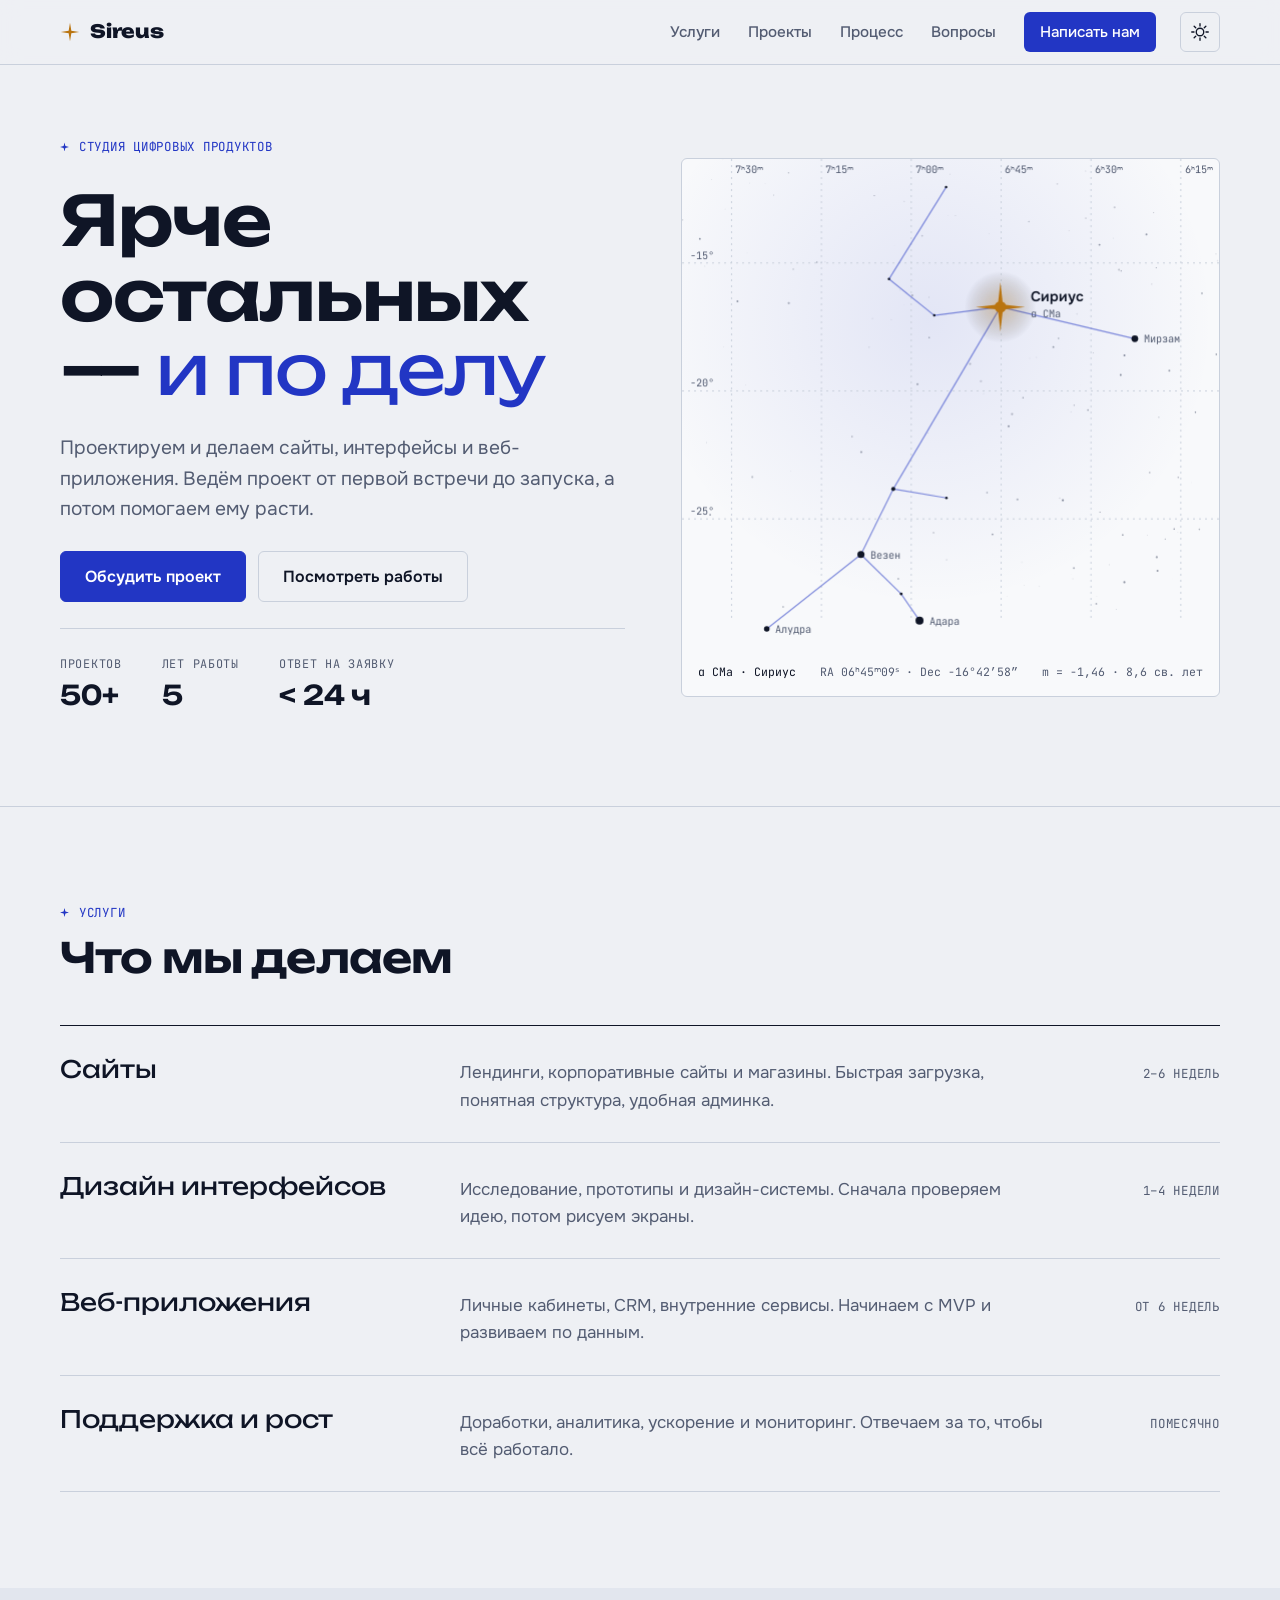
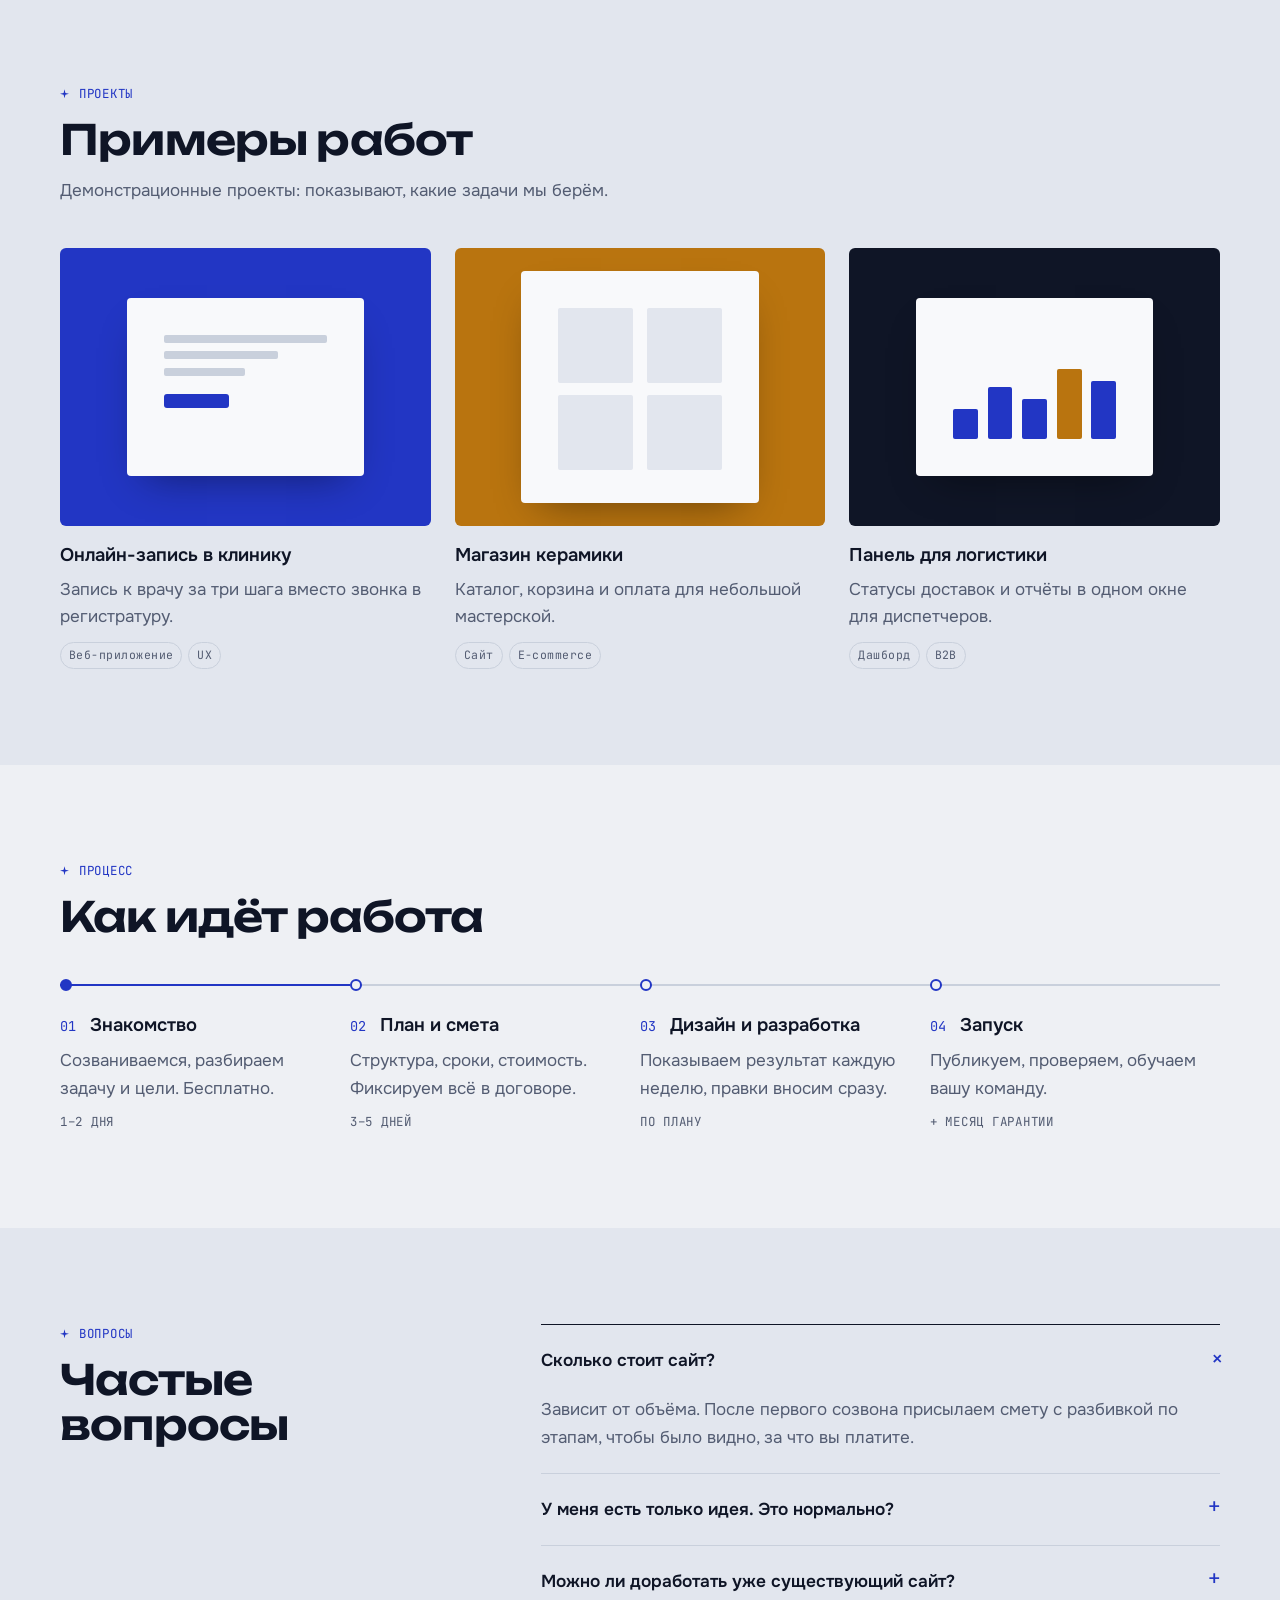
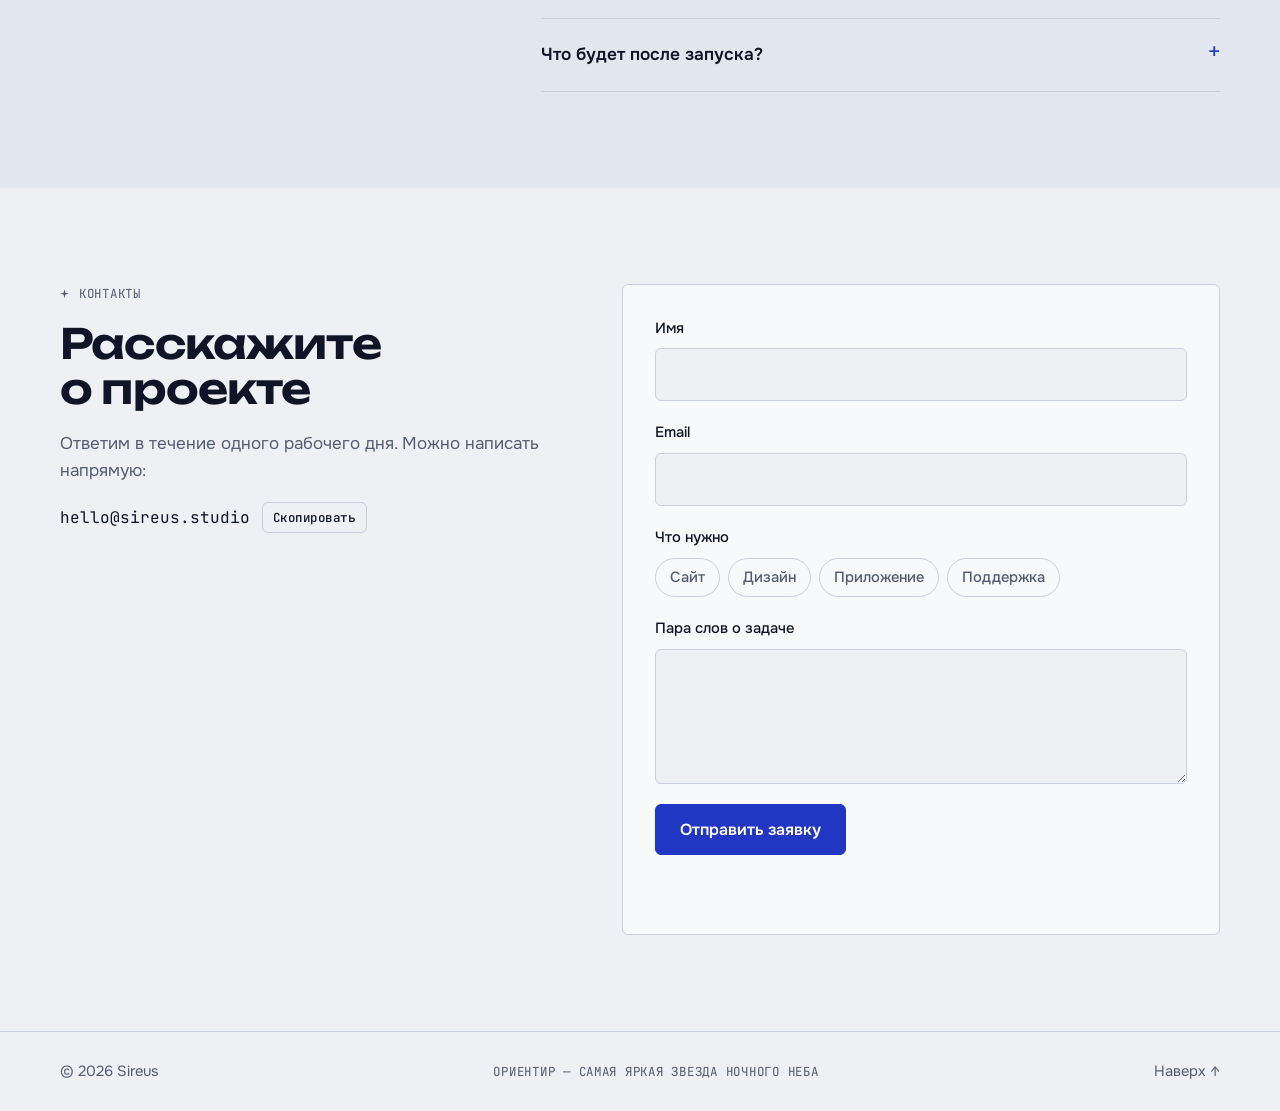
<file: index.html>
<!doctype html>
<html lang="ru">
<head>
  <meta charset="utf-8">
  <meta name="viewport" content="width=device-width, initial-scale=1, viewport-fit=cover">
  <title>Sireus</title>
  <meta name="claude:viewport-fit-sides" content="cover">
  <meta name="description" content="Sireus — студия, которая проектирует и делает сайты, интерфейсы и веб-приложения.">
  <link rel="preconnect" href="https://fonts.googleapis.com">
  <link rel="preconnect" href="https://fonts.gstatic.com" crossorigin>
  <link href="https://fonts.googleapis.com/css2?family=Unbounded:wght@400;600;800&family=Onest:wght@400;500;600&family=JetBrains+Mono:wght@400;500&display=swap" rel="stylesheet">
  <link rel="stylesheet" href="styles.css">
</head>
<body>
  <header class="header">
    <div class="wrap header__inner">
      <a href="#top" class="logo" aria-label="Sireus, на главную">
        <svg viewBox="0 0 24 24" aria-hidden="true"><path d="M12 1 13.6 10.4 23 12 13.6 13.6 12 23 10.4 13.6 1 12 10.4 10.4Z"/></svg>
        Sireus
      </a>
      <nav class="nav" id="nav">
        <a href="#services">Услуги</a>
        <a href="#projects">Проекты</a>
        <a href="#process">Процесс</a>
        <a href="#faq">Вопросы</a>
        <a href="#contact" class="nav__cta">Написать нам</a>
      </nav>
      <div class="header__tools">
        <button class="icon-btn" id="theme-toggle" type="button" aria-label="Сменить тему">
          <svg viewBox="0 0 24 24" aria-hidden="true"><circle cx="12" cy="12" r="5"/><path d="M12 1v3M12 20v3M1 12h3M20 12h3M4.2 4.2l2.1 2.1M17.7 17.7l2.1 2.1M4.2 19.8l2.1-2.1M17.7 6.3l2.1-2.1"/></svg>
        </button>
        <button class="icon-btn nav-toggle" id="nav-toggle" type="button" aria-label="Открыть меню" aria-expanded="false" aria-controls="nav">
          <span></span><span></span>
        </button>
      </div>
    </div>
  </header>

  <main id="top">
    <section class="hero">
      <div class="wrap hero__grid">
        <div class="hero__text">
          <p class="label">Студия цифровых продуктов</p>
          <h1>Ярче остальных — <em>и по делу</em></h1>
          <p class="lead">Проектируем и делаем сайты, интерфейсы и веб-приложения. Ведём проект от первой встречи до запуска, а потом помогаем ему расти.</p>
          <div class="hero__actions">
            <a href="#contact" class="btn">Обсудить проект</a>
            <a href="#projects" class="btn btn--line">Посмотреть работы</a>
          </div>
          <dl class="facts">
            <div><dt>Проектов</dt><dd>50+</dd></div>
            <div><dt>Лет работы</dt><dd>5</dd></div>
            <div><dt>Ответ на заявку</dt><dd>&lt; 24 ч</dd></div>
          </dl>
        </div>
        <figure class="chart">
          <canvas id="sky" aria-label="Карта созвездия Большой Пёс с выделенной звездой Сириус" role="img"></canvas>
          <figcaption class="chart__caption">
            <span>α CMa · Сириус</span>
            <span>RA 06ʰ45ᵐ09ˢ · Dec −16°42′58″</span>
            <span>m = −1,46 · 8,6 св. лет</span>
          </figcaption>
        </figure>
      </div>
    </section>

    <section id="services" class="section">
      <div class="wrap">
        <div class="section__head">
          <p class="label">Услуги</p>
          <h2>Что мы делаем</h2>
        </div>
        <ul class="services">
          <li>
            <h3>Сайты</h3>
            <p>Лендинги, корпоративные сайты и магазины. Быстрая загрузка, понятная структура, удобная админка.</p>
            <span class="meta">2–6 недель</span>
          </li>
          <li>
            <h3>Дизайн интерфейсов</h3>
            <p>Исследование, прототипы и дизайн-системы. Сначала проверяем идею, потом рисуем экраны.</p>
            <span class="meta">1–4 недели</span>
          </li>
          <li>
            <h3>Веб-приложения</h3>
            <p>Личные кабинеты, CRM, внутренние сервисы. Начинаем с MVP и развиваем по данным.</p>
            <span class="meta">от 6 недель</span>
          </li>
          <li>
            <h3>Поддержка и рост</h3>
            <p>Доработки, аналитика, ускорение и мониторинг. Отвечаем за то, чтобы всё работало.</p>
            <span class="meta">помесячно</span>
          </li>
        </ul>
      </div>
    </section>

    <section id="projects" class="section section--tint">
      <div class="wrap">
        <div class="section__head">
          <p class="label">Проекты</p>
          <h2>Примеры работ</h2>
          <p class="section__note">Демонстрационные проекты: показывают, какие задачи мы берём.</p>
        </div>
        <div class="projects">
          <article class="project">
            <div class="project__visual project__visual--a" aria-hidden="true">
              <div class="mock"><i></i><i></i><i></i><b></b></div>
            </div>
            <div class="project__body">
              <h3>Онлайн-запись в клинику</h3>
              <p>Запись к врачу за три шага вместо звонка в регистратуру.</p>
              <ul class="tags"><li>Веб-приложение</li><li>UX</li></ul>
            </div>
          </article>
          <article class="project">
            <div class="project__visual project__visual--b" aria-hidden="true">
              <div class="mock mock--grid"><i></i><i></i><i></i><i></i></div>
            </div>
            <div class="project__body">
              <h3>Магазин керамики</h3>
              <p>Каталог, корзина и оплата для небольшой мастерской.</p>
              <ul class="tags"><li>Сайт</li><li>E-commerce</li></ul>
            </div>
          </article>
          <article class="project">
            <div class="project__visual project__visual--c" aria-hidden="true">
              <div class="mock mock--bars"><i></i><i></i><i></i><i></i><i></i></div>
            </div>
            <div class="project__body">
              <h3>Панель для логистики</h3>
              <p>Статусы доставок и отчёты в одном окне для диспетчеров.</p>
              <ul class="tags"><li>Дашборд</li><li>B2B</li></ul>
            </div>
          </article>
        </div>
      </div>
    </section>

    <section id="process" class="section">
      <div class="wrap">
        <div class="section__head">
          <p class="label">Процесс</p>
          <h2>Как идёт работа</h2>
        </div>
        <ol class="steps">
          <li>
            <h3>Знакомство</h3>
            <p>Созваниваемся, разбираем задачу и цели. Бесплатно.</p>
            <span class="meta">1–2 дня</span>
          </li>
          <li>
            <h3>План и смета</h3>
            <p>Структура, сроки, стоимость. Фиксируем всё в договоре.</p>
            <span class="meta">3–5 дней</span>
          </li>
          <li>
            <h3>Дизайн и разработка</h3>
            <p>Показываем результат каждую неделю, правки вносим сразу.</p>
            <span class="meta">по плану</span>
          </li>
          <li>
            <h3>Запуск</h3>
            <p>Публикуем, проверяем, обучаем вашу команду.</p>
            <span class="meta">+ месяц гарантии</span>
          </li>
        </ol>
      </div>
    </section>

    <section id="faq" class="section section--tint">
      <div class="wrap faq">
        <div class="section__head">
          <p class="label">Вопросы</p>
          <h2>Частые вопросы</h2>
        </div>
        <div class="faq__list">
          <details open>
            <summary>Сколько стоит сайт?</summary>
            <p>Зависит от объёма. После первого созвона присылаем смету с разбивкой по этапам, чтобы было видно, за что вы платите.</p>
          </details>
          <details>
            <summary>У меня есть только идея. Это нормально?</summary>
            <p>Да. Мы поможем сформулировать задачу, собрать структуру и понять, что нужно сделать в первую очередь.</p>
          </details>
          <details>
            <summary>Можно ли доработать уже существующий сайт?</summary>
            <p>Можно. Сначала проводим аудит: смотрим скорость, удобство и код, затем предлагаем план улучшений.</p>
          </details>
          <details>
            <summary>Что будет после запуска?</summary>
            <p>Месяц гарантийной поддержки входит в стоимость. Дальше — по желанию, помесячно.</p>
          </details>
        </div>
      </div>
    </section>

    <section id="contact" class="section">
      <div class="wrap contact">
        <div class="contact__intro">
          <p class="label">Контакты</p>
          <h2>Расскажите о проекте</h2>
          <p>Ответим в течение одного рабочего дня. Можно написать напрямую:</p>
          <div class="copy">
            <span id="email">hello@sireus.studio</span>
            <button type="button" class="copy__btn" id="copy-email">Скопировать</button>
          </div>
        </div>
        <form class="form" id="contact-form" novalidate>
          <div class="form__row">
            <label for="f-name">Имя</label>
            <input id="f-name" name="name" type="text" autocomplete="name" required>
          </div>
          <div class="form__row">
            <label for="f-email">Email</label>
            <input id="f-email" name="email" type="email" autocomplete="email" required>
          </div>
          <fieldset class="form__row">
            <legend>Что нужно</legend>
            <div class="chips">
              <label><input type="checkbox" name="type" value="site" id="f-site"><span>Сайт</span></label>
              <label><input type="checkbox" name="type" value="design" id="f-design"><span>Дизайн</span></label>
              <label><input type="checkbox" name="type" value="app" id="f-app"><span>Приложение</span></label>
              <label><input type="checkbox" name="type" value="support" id="f-support"><span>Поддержка</span></label>
            </div>
          </fieldset>
          <div class="form__row">
            <label for="f-message">Пара слов о задаче</label>
            <textarea id="f-message" name="message" rows="4" required></textarea>
          </div>
          <button type="submit" class="btn">Отправить заявку</button>
          <p class="form__status" id="form-status" role="status"></p>
        </form>
      </div>
    </section>
  </main>

  <footer class="footer">
    <div class="wrap footer__inner">
      <span>© <span id="year">2026</span> Sireus</span>
      <span class="meta">Ориентир — самая яркая звезда ночного неба</span>
      <a href="#top">Наверх ↑</a>
    </div>
  </footer>

  <script src="script.js"></script>
</body>
</html>
</file>
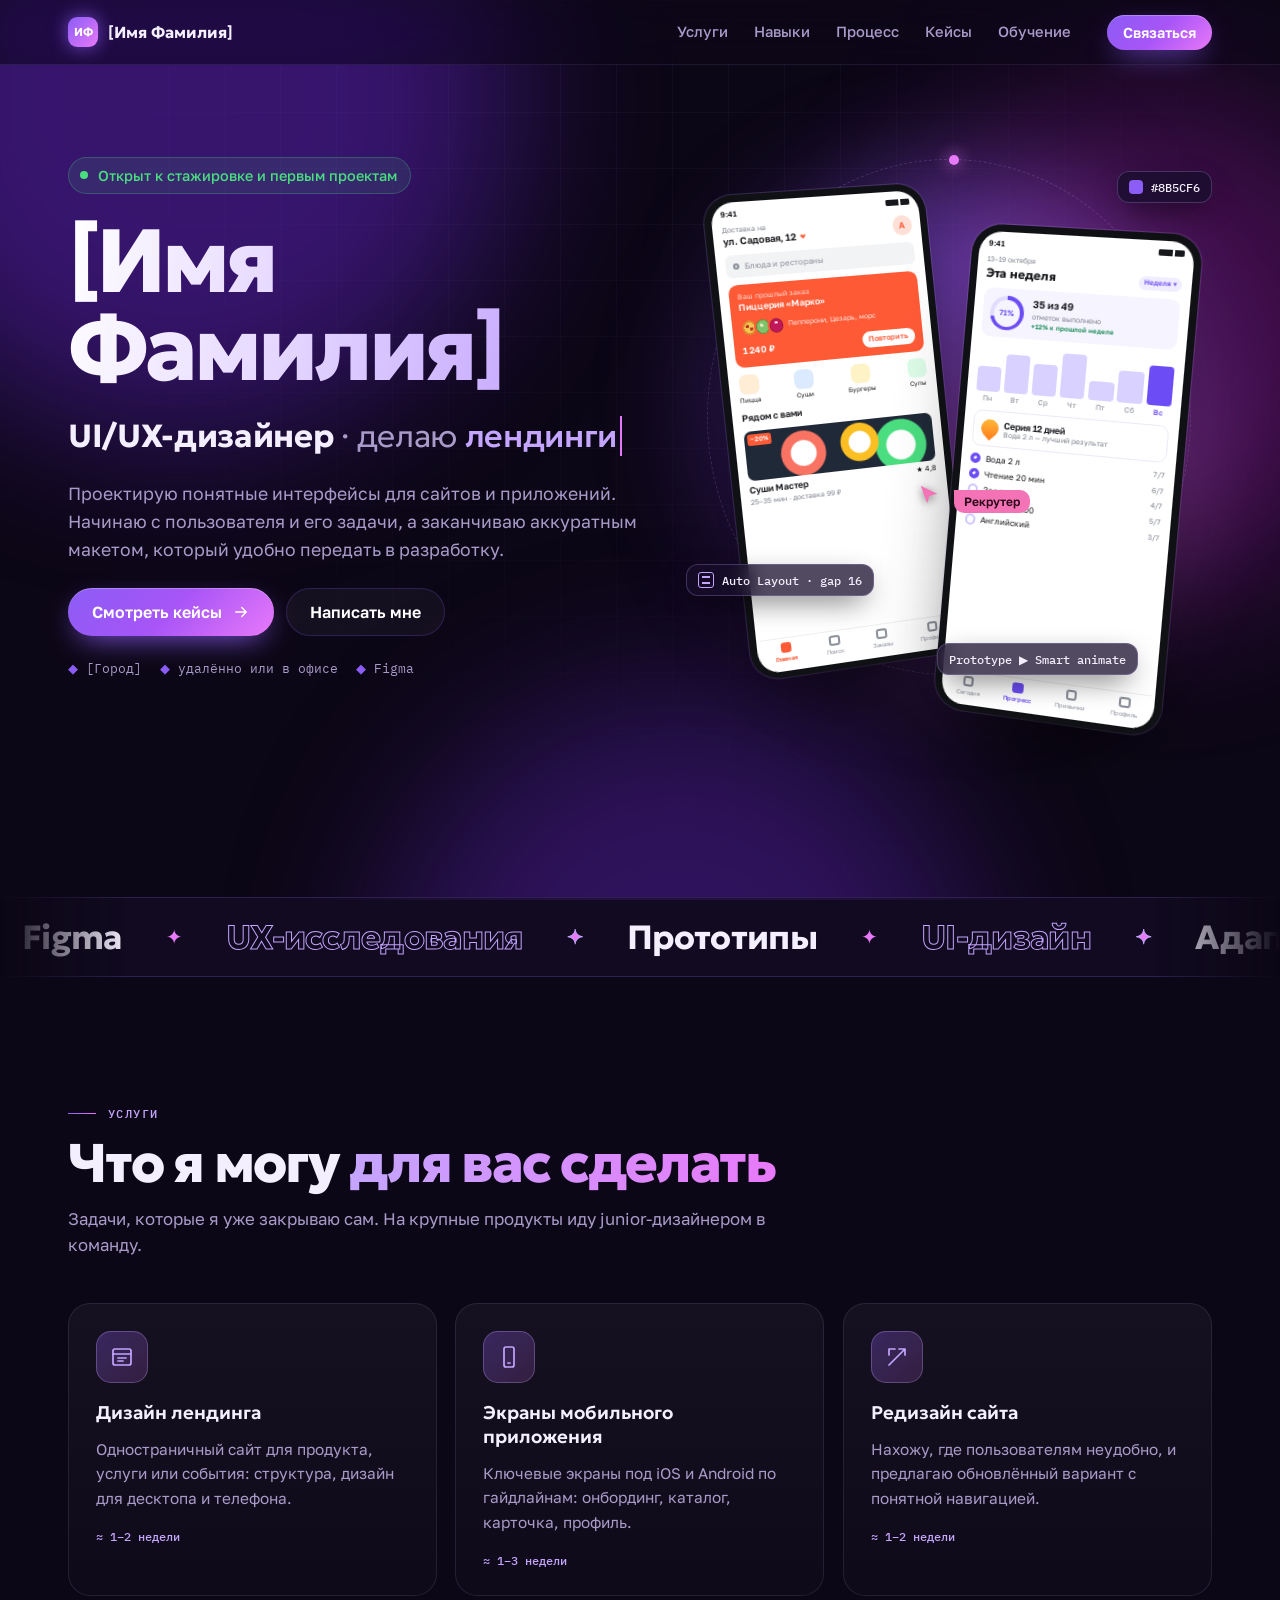
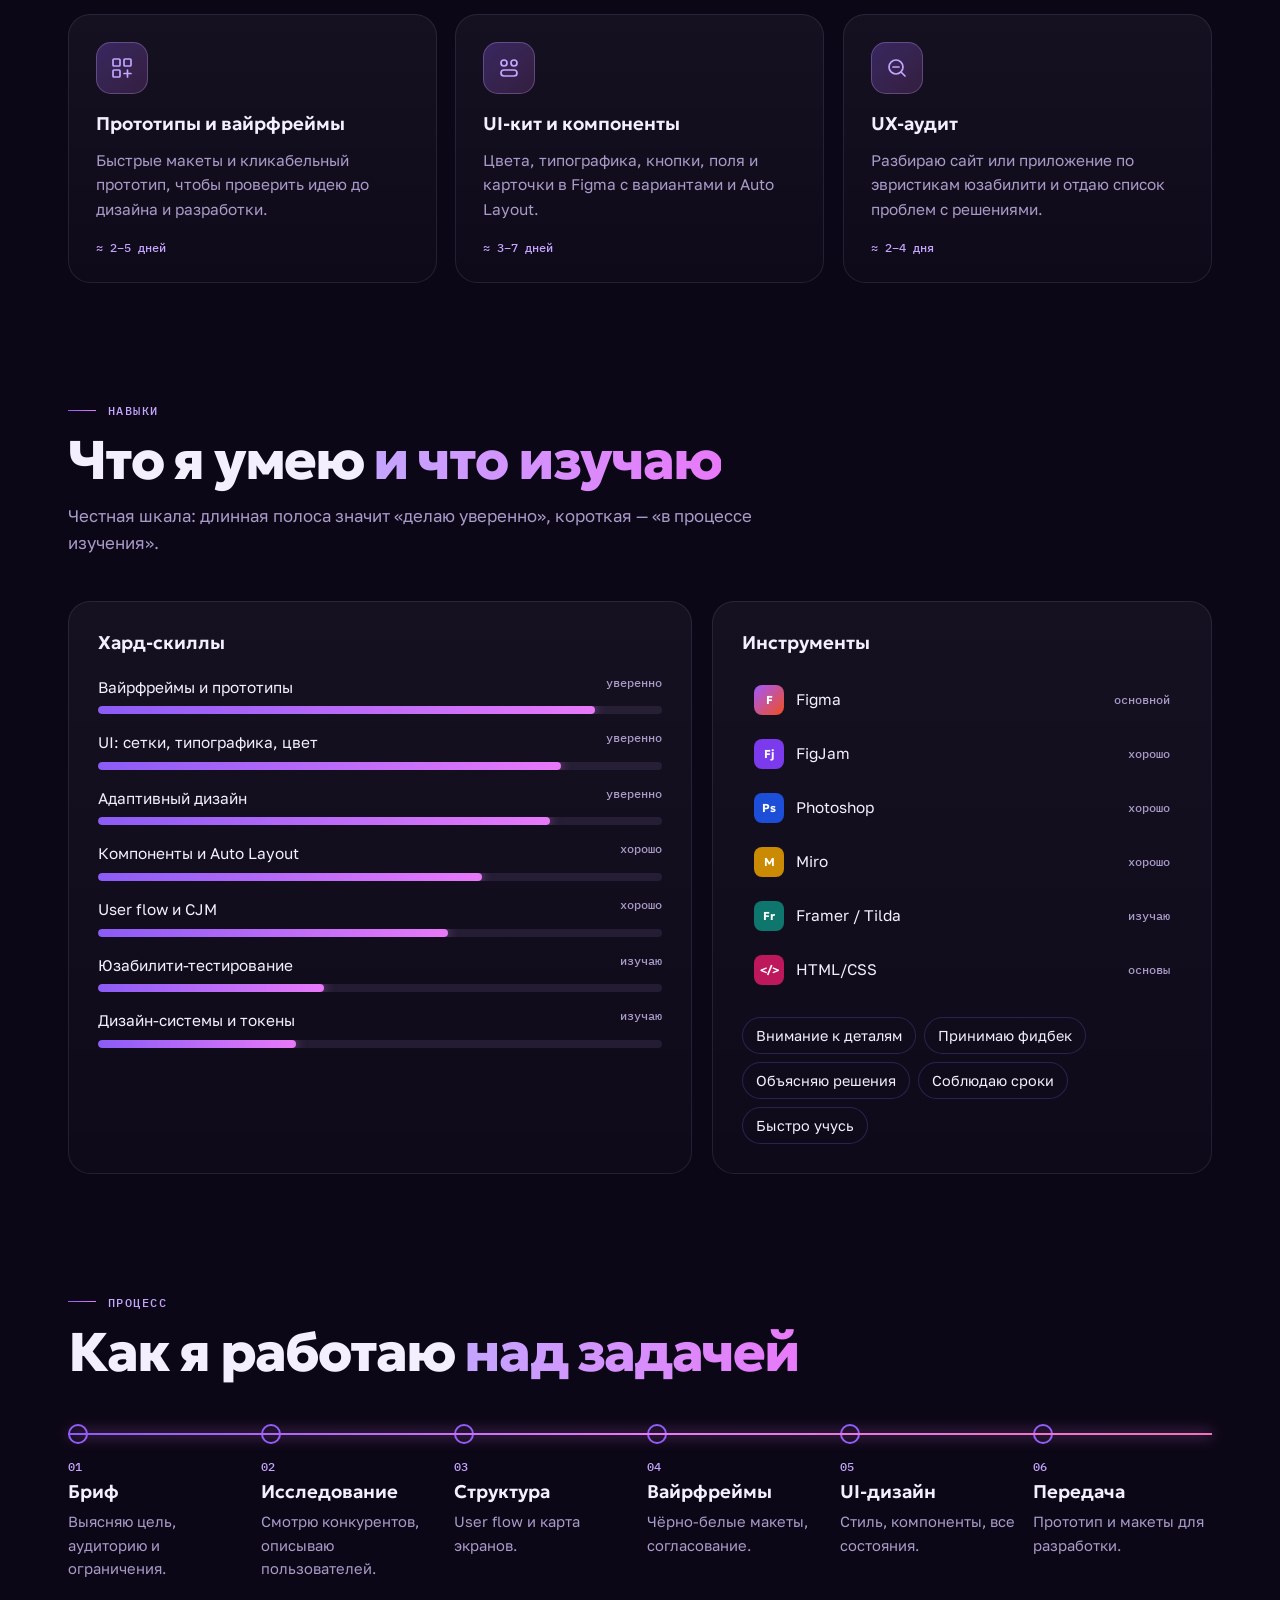
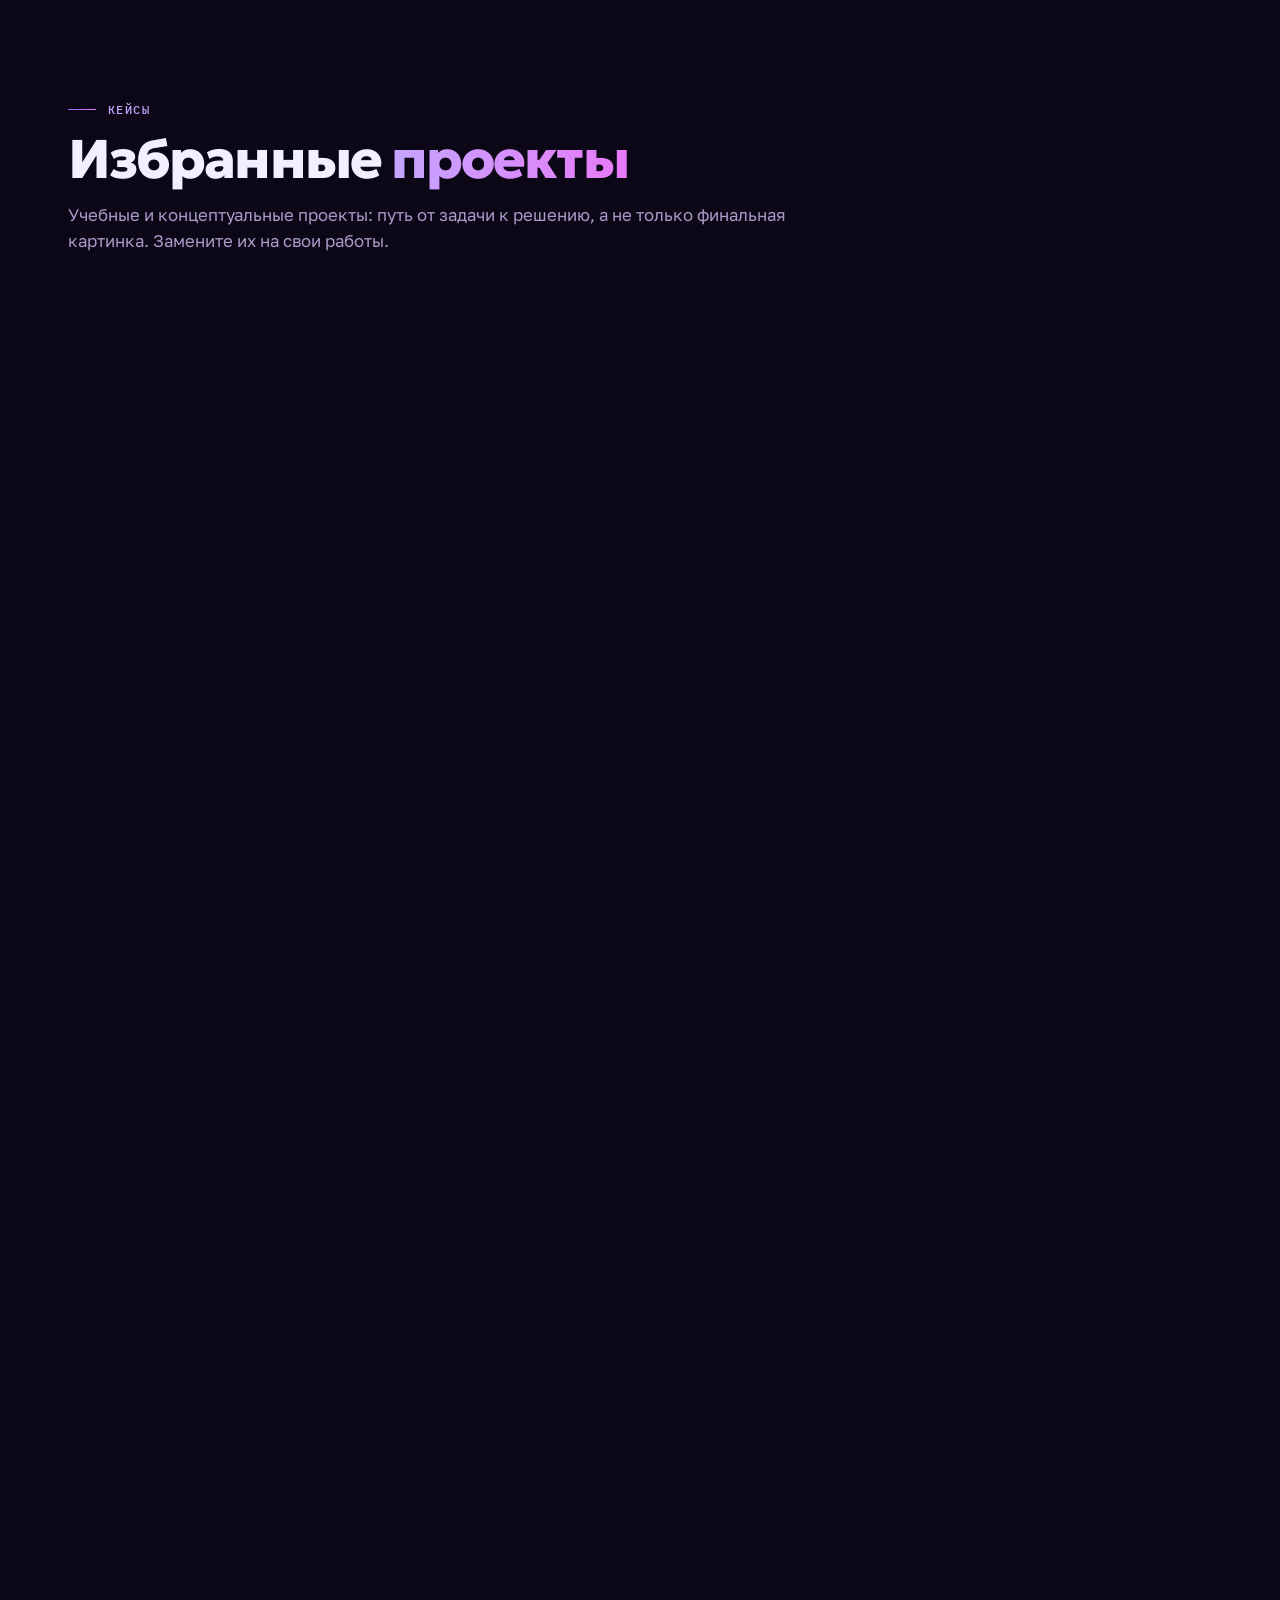
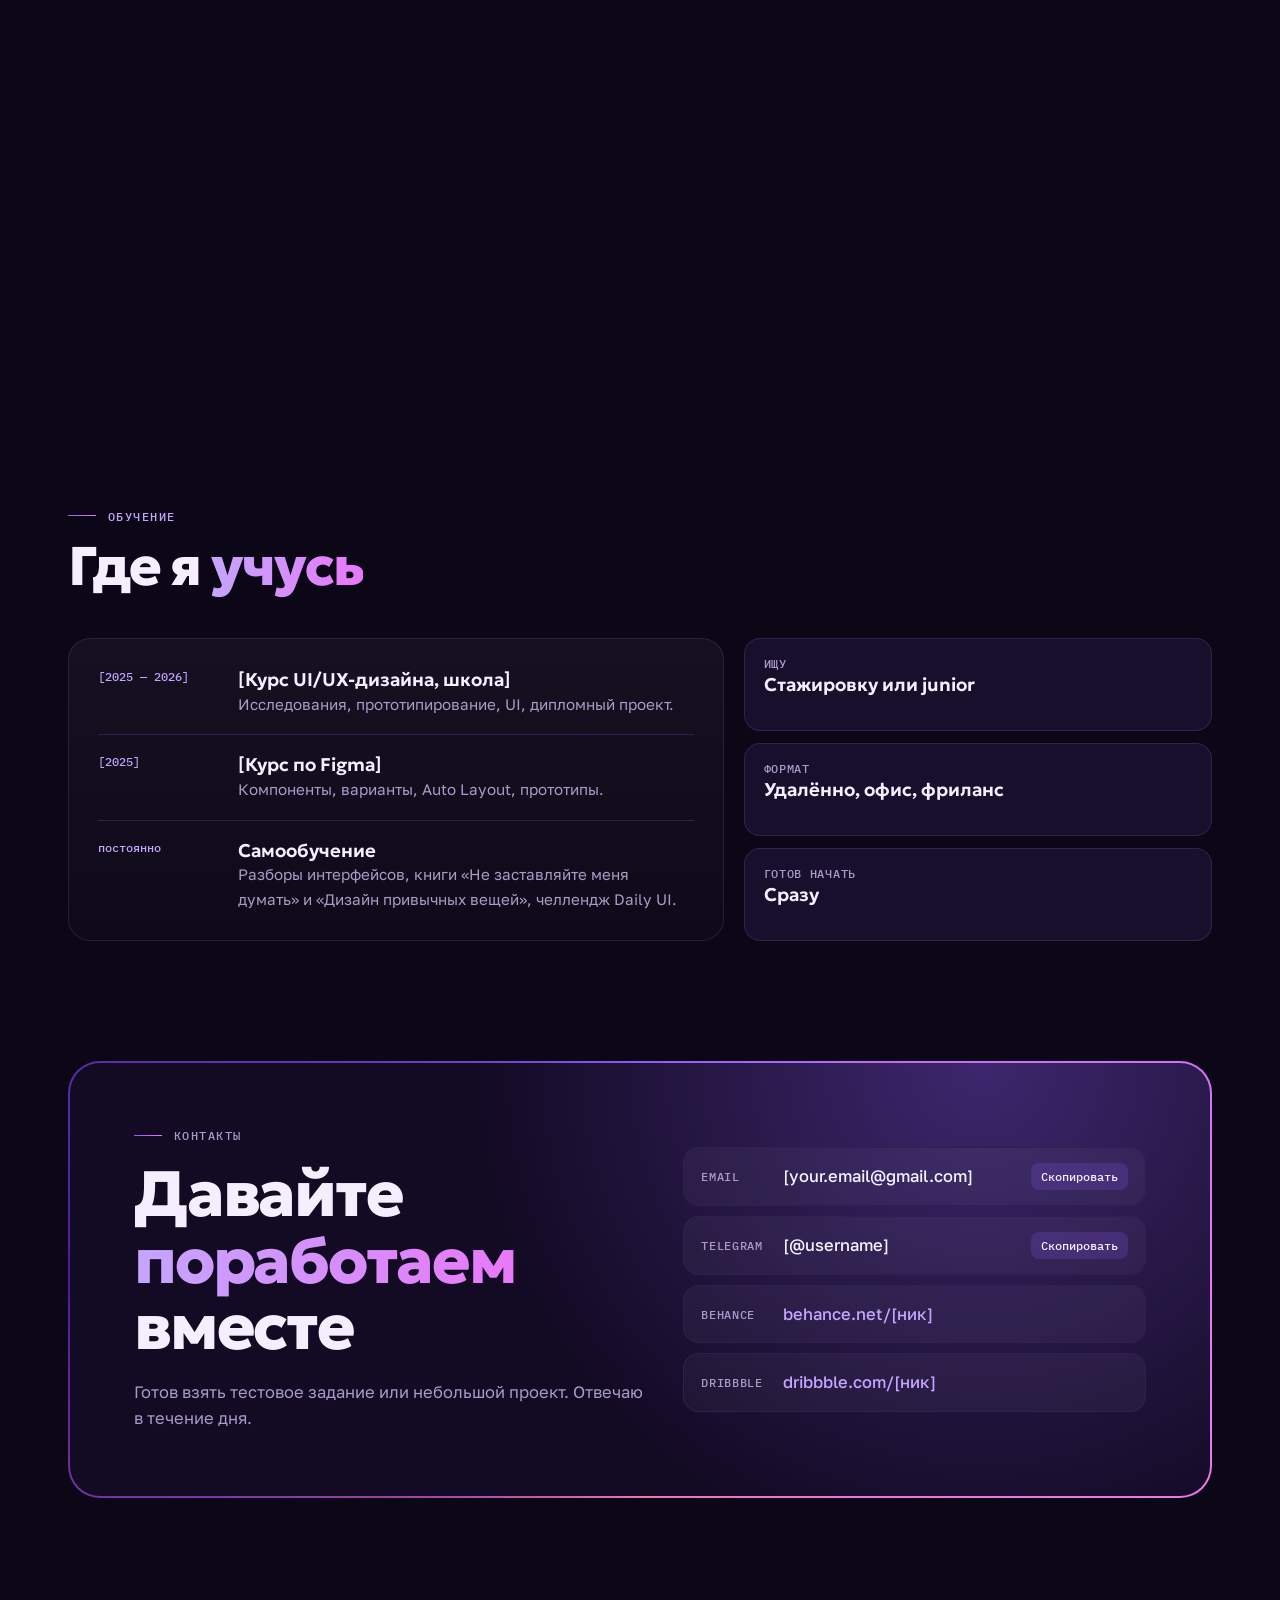
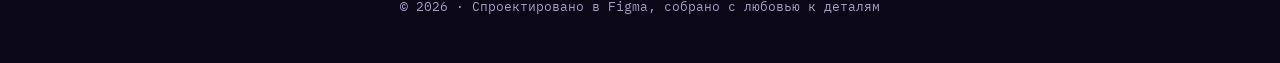
<file: resume/index.html>
<!doctype html>
<html lang="ru">
<head>
<meta charset="utf-8">
<meta name="viewport" content="width=device-width, initial-scale=1, viewport-fit=cover">
<title>Резюме UI/UX-дизайнера</title>
<meta name="claude:viewport-fit-sides" content="cover">
<meta name="description" content="Начинающий UI/UX-дизайнер: навыки, учебные кейсы и контакты.">
<link rel="preconnect" href="https://fonts.googleapis.com">
<link rel="preconnect" href="https://fonts.gstatic.com" crossorigin>
<link href="https://fonts.googleapis.com/css2?family=Geologica:wght@300;500;700;800&family=Golos+Text:wght@400;500;600&family=IBM+Plex+Mono:wght@400;500&display=swap" rel="stylesheet">
<style>
/* Layout: one deep-violet night canvas; hero stages floating device mockups, sections are glowing glass panels revealed on scroll */
:root {
  --bg: #0c0716;
  --bg-2: #130a24;
  --panel: #170e2b;
  --panel-2: #1f1438;
  --line: #2e2150;
  --ink: #f4effe;
  --muted: #a99bc9;
  --violet: #8b5cf6;
  --lilac: #c4a5ff;
  --magenta: #e879f9;
  --pink: #f472b6;
  --ok: #4ade80;

  --f-display: "Geologica", "Segoe UI", system-ui, sans-serif;
  --f-body: "Golos Text", "Segoe UI", system-ui, sans-serif;
  --f-mono: "IBM Plex Mono", ui-monospace, Menlo, monospace;
  --r: 22px;
  --ease: cubic-bezier(.2, .8, .2, 1);
  color-scheme: dark;
}

@property --spin { syntax: "<angle>"; inherits: false; initial-value: 0deg; }

*, *::before, *::after { box-sizing: border-box; }
* { margin: 0; padding: 0; }
html { scroll-behavior: smooth; scroll-padding-top: 80px; }
body {
  font: 16.5px/1.6 var(--f-body);
  color: var(--ink);
  background: var(--bg);
  overflow-x: hidden;
  -webkit-font-smoothing: antialiased;
}
body::before {
  content: ""; position: fixed; inset: 0 0 auto; height: env(safe-area-inset-top, 0px);
  z-index: 60; background: var(--bg);
}
::selection { background: var(--violet); color: #fff; }
a { color: inherit; }
:focus-visible { outline: 2px solid var(--lilac); outline-offset: 3px; border-radius: 4px; }

.wrap {
  max-width: 1180px; margin-inline: auto;
  padding-left: max(18px, env(safe-area-inset-left, 0px));
  padding-right: max(18px, env(safe-area-inset-right, 0px));
}

/* Ambient background: drifting violet blobs + faint grid */
.aurora { position: fixed; inset: 0; z-index: -2; overflow: hidden; pointer-events: none; }
.aurora i {
  position: absolute; border-radius: 50%; filter: blur(80px); opacity: .55;
  animation: drift 22s ease-in-out infinite alternate;
}
.aurora i:nth-child(1) { width: 52vw; height: 52vw; left: -12vw; top: -18vw; background: #5b21b6; }
.aurora i:nth-child(2) { width: 40vw; height: 40vw; right: -10vw; top: 10vh; background: #a21caf; opacity: .35; animation-duration: 28s; animation-delay: -6s; }
.aurora i:nth-child(3) { width: 46vw; height: 46vw; left: 30vw; bottom: -30vw; background: #4c1d95; animation-duration: 32s; animation-delay: -12s; }
.grid-bg {
  position: fixed; inset: 0; z-index: -1; pointer-events: none;
  background-image:
    linear-gradient(rgb(196 165 255 / .05) 1px, transparent 1px),
    linear-gradient(90deg, rgb(196 165 255 / .05) 1px, transparent 1px);
  background-size: 56px 56px;
  mask-image: radial-gradient(ellipse at 50% 0%, #000 0%, transparent 75%);
}
@keyframes drift {
  0% { transform: translate(0, 0) scale(1); }
  50% { transform: translate(8vw, 6vh) scale(1.12); }
  100% { transform: translate(-6vw, 10vh) scale(.92); }
}

/* Pointer spotlight */
.spot {
  position: fixed; left: 0; top: 0; width: 520px; height: 520px; margin: -260px 0 0 -260px;
  border-radius: 50%; pointer-events: none; z-index: -1;
  background: radial-gradient(circle, rgb(139 92 246 / .22), transparent 65%);
  transform: translate3d(var(--mx, -999px), var(--my, -999px), 0);
}

/* Scroll progress */
.progress {
  position: fixed; left: 0; right: 0; top: env(safe-area-inset-top, 0px); height: 3px; z-index: 70;
  background: linear-gradient(90deg, var(--violet), var(--magenta), var(--pink));
  transform-origin: 0 50%; transform: scaleX(var(--p, 0));
}

/* Header */
.bar {
  position: sticky; top: env(safe-area-inset-top, 0px); z-index: 50;
  background: rgb(12 7 22 / .6);
  backdrop-filter: blur(16px) saturate(1.4); -webkit-backdrop-filter: blur(16px) saturate(1.4);
  border-bottom: 1px solid rgb(196 165 255 / .1);
}
.bar__in { display: flex; align-items: center; gap: 16px; height: 64px; }
.bar__name { font: 700 1rem var(--f-display); text-decoration: none; display: flex; align-items: center; gap: 10px; }
.bar__name i {
  width: 30px; height: 30px; border-radius: 9px; display: grid; place-items: center;
  font-style: normal; font-size: .72rem; color: #fff;
  background: linear-gradient(135deg, var(--violet), var(--magenta));
  box-shadow: 0 0 20px -2px var(--violet);
}
.bar nav { display: flex; gap: 2px; margin-left: auto; }
.bar nav a {
  position: relative; font-size: .92rem; font-weight: 500; color: var(--muted); text-decoration: none;
  padding: 8px 12px; border-radius: 8px; transition: color .25s;
}
.bar nav a::after {
  content: ""; position: absolute; left: 12px; right: 12px; bottom: 3px; height: 2px; border-radius: 2px;
  background: linear-gradient(90deg, var(--violet), var(--magenta));
  transform: scaleX(0); transform-origin: right; transition: transform .35s var(--ease);
}
.bar nav a:hover { color: var(--ink); }
.bar nav a:hover::after, .bar nav a.active::after { transform: scaleX(1); transform-origin: left; }
.bar nav a.active { color: var(--ink); }
.bar__cta { margin-left: 8px; }

/* Buttons */
.btn {
  position: relative; display: inline-flex; align-items: center; gap: 10px; text-decoration: none;
  font: 600 1rem var(--f-body); padding: 14px 24px; border-radius: 999px; cursor: pointer;
  color: #fff; border: 0; isolation: isolate; overflow: hidden;
  background: linear-gradient(135deg, var(--violet), #a855f7 50%, var(--magenta));
  box-shadow: 0 10px 30px -10px var(--violet), inset 0 1px 0 rgb(255 255 255 / .25);
  transform: translate(var(--tx, 0), var(--ty, 0));
  transition: transform .35s var(--ease), box-shadow .3s;
}
.btn::before {
  content: ""; position: absolute; inset: 0; z-index: -1;
  background: linear-gradient(120deg, transparent 30%, rgb(255 255 255 / .35) 50%, transparent 70%);
  transform: translateX(-120%); transition: transform .7s var(--ease);
}
.btn:hover::before { transform: translateX(120%); }
.btn:hover { box-shadow: 0 16px 40px -10px var(--magenta), inset 0 1px 0 rgb(255 255 255 / .25); }
.btn svg { width: 18px; height: 18px; transition: transform .3s var(--ease); }
.btn:hover svg { transform: translateX(4px); }
.btn--ghost {
  background: rgb(255 255 255 / .04); box-shadow: inset 0 0 0 1px var(--line);
}
.btn--ghost:hover { background: rgb(139 92 246 / .14); box-shadow: inset 0 0 0 1px var(--violet); }
.btn--sm { padding: 9px 16px; font-size: .9rem; }

/* Hero */
.hero { display: grid; grid-template-columns: minmax(0, 1.1fr) minmax(0, 1fr); gap: 40px; align-items: center; padding-block: 72px 56px; }
.hero__text { display: grid; gap: 24px; min-width: 0; }
.status {
  justify-self: start; display: inline-flex; align-items: center; gap: 10px;
  font-size: .9rem; font-weight: 500; padding: 7px 14px 7px 12px; border-radius: 999px;
  background: rgb(74 222 128 / .1); color: var(--ok); box-shadow: inset 0 0 0 1px rgb(74 222 128 / .25);
}
.status::before {
  content: ""; width: 8px; height: 8px; border-radius: 50%; background: currentColor;
  animation: ping 2s ease-out infinite;
}
@keyframes ping { 0% { box-shadow: 0 0 0 0 rgb(74 222 128 / .6); } 100% { box-shadow: 0 0 0 10px rgb(74 222 128 / 0); } }

h1 {
  font: 800 clamp(2.8rem, 7.4vw, 5.6rem)/0.98 var(--f-display); letter-spacing: -0.045em;
  text-wrap: balance;
}
h1 .ch { display: inline-block; animation: rise .9s var(--ease) backwards; animation-delay: calc(var(--i) * 35ms + .1s); }
@keyframes rise { from { transform: translateY(0.6em) rotate(6deg); opacity: 0; filter: blur(8px); } }
.grad {
  background: linear-gradient(100deg, #fff 0%, var(--lilac) 35%, var(--magenta) 60%, var(--violet) 80%, #fff 100%);
  background-size: 250% 100%;
  -webkit-background-clip: text; background-clip: text; color: transparent;
  animation: shine 8s linear infinite;
}
@keyframes shine { to { background-position: -250% 0; } }
.role { font: 300 clamp(1.3rem, 2.6vw, 2rem)/1.2 var(--f-display); letter-spacing: -0.01em; color: var(--muted); }
.role strong { font-weight: 700; color: var(--ink); }
.role .typed { color: var(--lilac); font-weight: 500; border-right: 2px solid var(--magenta); padding-right: 3px; animation: caret 1s steps(1) infinite; }
@keyframes caret { 50% { border-color: transparent; } }
.lead { color: var(--muted); font-size: 1.1rem; max-width: 33em; }
.actions { display: flex; flex-wrap: wrap; gap: 12px; }
.meta { font: 400 .8rem var(--f-mono); color: var(--muted); display: flex; flex-wrap: wrap; gap: 6px 18px; }
.meta span::before { content: "◆ "; color: var(--violet); }
.fade-in { animation: fadeUp .9s var(--ease) backwards; animation-delay: var(--d, 0s); }
@keyframes fadeUp { from { opacity: 0; transform: translateY(24px); } }

/* Hero stage with floating devices */
.stage { position: relative; height: clamp(420px, 46vw, 560px); perspective: 1200px; min-width: 0; }
.stage__ring {
  position: absolute; inset: 8% 6%; border-radius: 50%;
  background: conic-gradient(from var(--spin), var(--violet), var(--magenta), #4c1d95, var(--violet));
  filter: blur(60px); opacity: .55; animation: spin 14s linear infinite;
}
@keyframes spin { to { --spin: 360deg; } }
.stage__orbit { position: absolute; inset: 4%; border-radius: 50%; border: 1px dashed rgb(196 165 255 / .2); animation: rot 60s linear infinite; }
.stage__orbit::after { content: ""; position: absolute; top: -5px; left: 50%; width: 10px; height: 10px; border-radius: 50%; background: var(--magenta); box-shadow: 0 0 16px var(--magenta); }
@keyframes rot { to { transform: rotate(360deg); } }
.float {
  position: absolute; width: clamp(150px, 17vw, 220px);
  transform-style: preserve-3d;
  transition: transform .6s var(--ease);
}
.float .dev { animation: bob 7s ease-in-out infinite; box-shadow: 0 40px 80px -30px rgb(0 0 0 / .8), 0 0 0 1px rgb(196 165 255 / .2); }
.float.f1 { left: 8%; top: 10%; transform: rotateY(calc(var(--rx, 0) * 1deg + 12deg)) rotateX(calc(var(--ry, 0) * -1deg)) rotateZ(-6deg) translateZ(20px); }
.float.f2 { right: 6%; top: 18%; transform: rotateY(calc(var(--rx, 0) * 1.6deg - 12deg)) rotateX(calc(var(--ry, 0) * -1.6deg)) rotateZ(5deg) translateZ(60px); }
.float.f2 .dev { animation-delay: -3.5s; }
@keyframes bob { 0%, 100% { transform: translateY(0); } 50% { transform: translateY(-16px); } }
.hero .float { animation: popIn 1.2s var(--ease) backwards; }
.hero .float.f1 { animation-delay: .35s; }
.hero .float.f2 { animation-delay: .55s; }
@keyframes popIn { from { opacity: 0; translate: 0 80px; scale: .85; } }
.tag-f {
  position: absolute; z-index: 3; display: inline-flex; align-items: center; gap: 8px;
  font: 500 .78rem var(--f-mono); padding: 8px 12px; border-radius: 12px;
  background: rgb(23 14 43 / .75); backdrop-filter: blur(10px); -webkit-backdrop-filter: blur(10px);
  box-shadow: inset 0 0 0 1px rgb(196 165 255 / .25), 0 10px 30px -10px #000;
  animation: bob 6s ease-in-out infinite, fadeUp 1s var(--ease) backwards;
  translate: calc(var(--rx, 0) * var(--k, 1) * 1px) calc(var(--ry, 0) * var(--k, 1) * 1px);
  transition: translate .6s var(--ease);
}
.tag-f.t1 { left: 0; bottom: 18%; --k: 1.4; animation-delay: -1s, .8s; }
.tag-f.t2 { right: 0; top: 6%; --k: -1.2; animation-delay: -2s, 1s; }
.tag-f.t3 { right: 14%; bottom: 4%; --k: 2; animation-delay: -4s, 1.2s; }
.sw { width: 14px; height: 14px; border-radius: 4px; background: var(--violet); }
.ic-al { width: 16px; height: 16px; border: 1.5px solid var(--lilac); border-radius: 3px; position: relative; }
.ic-al::before, .ic-al::after { content: ""; position: absolute; left: 3px; right: 3px; height: 2px; background: var(--lilac); }
.ic-al::before { top: 3px; } .ic-al::after { bottom: 3px; }
.cursor-f {
  position: absolute; left: 44%; top: 62%; z-index: 4; pointer-events: none;
  animation: wander 9s ease-in-out infinite;
}
.cursor-f svg { width: 22px; height: 22px; fill: var(--pink); filter: drop-shadow(0 2px 4px rgb(0 0 0 / .5)); }
.cursor-f span {
  display: inline-block; margin: 0 0 0 14px; font: 600 .75rem var(--f-body);
  padding: 4px 10px; border-radius: 0 10px 10px 10px; background: var(--pink); color: #2a0718;
}
@keyframes wander {
  0%, 100% { transform: translate(0, 0); }
  25% { transform: translate(-60px, -90px); }
  50% { transform: translate(40px, -150px); }
  75% { transform: translate(70px, -30px); }
}

/* Marquee */
.marquee {
  border-block: 1px solid var(--line); background: rgb(23 14 43 / .5);
  overflow: hidden; padding-block: 18px; margin-block: 24px 8px;
  mask-image: linear-gradient(90deg, transparent, #000 10%, #000 90%, transparent);
}
.marquee__track { display: flex; width: max-content; animation: marq 40s linear infinite; }
.marquee:hover .marquee__track { animation-play-state: paused; }
.marquee span {
  font: 700 clamp(1.3rem, 3vw, 2.1rem) var(--f-display); letter-spacing: -0.02em;
  padding-inline: 22px; white-space: nowrap; display: flex; align-items: center; gap: 44px;
}
.marquee span::after { content: "✦"; font-size: .6em; color: var(--magenta); }
.marquee span:nth-child(even) { -webkit-text-stroke: 1px var(--lilac); color: transparent; }
@keyframes marq { to { transform: translateX(-50%); } }

/* Sections */
main { display: grid; gap: 120px; padding-block: 0 100px; overflow-x: clip; }
.sec__head { display: grid; gap: 14px; margin-bottom: 44px; max-width: 760px; }
.eyebrow {
  font: 500 .78rem var(--f-mono); color: var(--lilac); text-transform: uppercase; letter-spacing: .12em;
  display: flex; align-items: center; gap: 12px;
}
.eyebrow::before { content: ""; width: 28px; height: 1px; background: linear-gradient(90deg, var(--violet), var(--magenta)); }
h2 { font: 800 clamp(2rem, 4.6vw, 3.4rem)/1.04 var(--f-display); letter-spacing: -0.035em; text-wrap: balance; }
h2 em { font-style: normal; color: transparent; background: linear-gradient(90deg, var(--lilac), var(--magenta)); -webkit-background-clip: text; background-clip: text; }
h3 { font: 600 1.15rem/1.3 var(--f-display); text-wrap: balance; }
.sub { color: var(--muted); font-size: 1.05rem; }

/* Reveal: content is visible at rest; JS replays the entrance just before it scrolls in */
.reveal.play { animation: reveal 1s var(--ease) backwards; animation-delay: calc(var(--i, 0) * 90ms); }
@keyframes reveal { from { opacity: 0; transform: translateY(50px) scale(.97); filter: blur(6px); } }

/* Glass panel with pointer spotlight */
.glass {
  position: relative; border-radius: var(--r);
  background: linear-gradient(180deg, rgb(255 255 255 / .045), rgb(255 255 255 / .015));
  box-shadow: inset 0 0 0 1px rgb(196 165 255 / .12);
  overflow: hidden; isolation: isolate;
}
.glass::before {
  content: ""; position: absolute; inset: 0; z-index: -1; opacity: 0; transition: opacity .4s;
  background: radial-gradient(380px circle at var(--x, 50%) var(--y, 50%), rgb(139 92 246 / .25), transparent 60%);
}
.glass:hover::before { opacity: 1; }
.glass::after {
  content: ""; position: absolute; inset: 0; border-radius: inherit; padding: 1px; pointer-events: none;
  background: radial-gradient(260px circle at var(--x, 50%) var(--y, 50%), var(--magenta), transparent 60%);
  -webkit-mask: linear-gradient(#000 0 0) content-box, linear-gradient(#000 0 0);
  -webkit-mask-composite: xor; mask-composite: exclude; opacity: 0; transition: opacity .4s;
}
.glass:hover::after { opacity: 1; }
.tilt { transform: perspective(900px) rotateX(var(--tx2, 0deg)) rotateY(var(--ty2, 0deg)); transition: transform .5s var(--ease); }

/* Services */
.services { display: grid; grid-template-columns: repeat(3, minmax(0, 1fr)); gap: 18px; }
.svc { padding: 28px; display: grid; gap: 12px; align-content: start; }
.svc__icon {
  width: 52px; height: 52px; border-radius: 15px; display: grid; place-items: center; margin-bottom: 6px;
  background: linear-gradient(135deg, rgb(139 92 246 / .3), rgb(232 121 249 / .15));
  box-shadow: inset 0 0 0 1px rgb(196 165 255 / .3);
  transition: transform .5s var(--ease);
}
.svc:hover .svc__icon { transform: rotate(-8deg) scale(1.08); }
.svc__icon svg { width: 24px; height: 24px; fill: none; stroke: var(--lilac); stroke-width: 1.7; stroke-linecap: round; stroke-linejoin: round; }
.svc p { color: var(--muted); font-size: .96rem; }
.svc .time { font: 500 .76rem var(--f-mono); color: var(--lilac); margin-top: 6px; }

/* Skills */
.skills { display: grid; grid-template-columns: minmax(0, 1.25fr) minmax(0, 1fr); gap: 20px; }
.skills > .glass { padding: 30px; }
.bars { list-style: none; display: grid; gap: 16px; margin-top: 20px; }
.bars li { display: grid; gap: 7px; }
.bars .row { display: flex; justify-content: space-between; gap: 12px; font-size: .96rem; }
.bars .lv { font: 500 .74rem var(--f-mono); color: var(--muted); white-space: nowrap; }
.bars .track { height: 8px; border-radius: 99px; background: rgb(196 165 255 / .1); overflow: hidden; }
.bars .fill {
  display: block; height: 100%; width: calc(var(--v) * 1%); border-radius: inherit;
  background: linear-gradient(90deg, var(--violet), var(--magenta));
  box-shadow: 0 0 12px rgb(232 121 249 / .6);
  transform-origin: left;
}
.bars.play .fill { animation: grow 1.4s var(--ease) backwards; animation-delay: calc(var(--i) * 80ms); }
@keyframes grow { from { transform: scaleX(0); } }
.layers { margin-top: 20px; display: grid; gap: 4px; list-style: none; }
.layers li {
  display: flex; align-items: center; gap: 12px; padding: 10px 12px; border-radius: 10px; font-size: .96rem;
  transition: background .25s, transform .3s var(--ease);
}
.layers li:hover { background: rgb(139 92 246 / .16); transform: translateX(6px); }
.layers .lg {
  width: 30px; height: 30px; border-radius: 8px; display: grid; place-items: center;
  font: 700 .72rem var(--f-display); color: #fff; flex: none;
}
.layers li span:last-child { margin-left: auto; font: 500 .72rem var(--f-mono); color: var(--muted); }
.soft { display: flex; flex-wrap: wrap; gap: 8px; margin-top: 22px; list-style: none; }
.soft li {
  padding: 7px 14px; border-radius: 999px; font-size: .9rem;
  box-shadow: inset 0 0 0 1px var(--line); transition: all .3s var(--ease);
}
.soft li:hover { box-shadow: inset 0 0 0 1px var(--magenta); color: #fff; background: rgb(232 121 249 / .12); transform: translateY(-3px); }

/* Process */
.process { list-style: none; counter-reset: s; display: grid; grid-template-columns: repeat(6, minmax(0, 1fr)); gap: 14px; position: relative; padding-top: 34px; }
.process::before { content: ""; position: absolute; top: 9px; left: 0; right: 0; height: 2px; background: var(--line); }
.process::after {
  content: ""; position: absolute; top: 9px; left: 0; right: 0; height: 2px; transform-origin: left;
  background: linear-gradient(90deg, var(--violet), var(--magenta), var(--pink));
  box-shadow: 0 0 14px var(--magenta);
}
@supports (animation-timeline: view()) {
  .process::after { animation: grow linear both; animation-timeline: view(); animation-range: entry 10% cover 45%; }
}
.process li { counter-increment: s; display: grid; gap: 6px; align-content: start; position: relative; }
.process li::before {
  content: counter(s, decimal-leading-zero); position: absolute; top: -34px; left: 0;
  width: 20px; height: 20px; border-radius: 50%; background: var(--bg); box-shadow: inset 0 0 0 2px var(--violet);
  font-size: 0; transition: transform .3s var(--ease), background .3s;
}
.process li:hover::before { background: var(--magenta); transform: scale(1.3); }
.process .n { font: 500 .78rem var(--f-mono); color: var(--lilac); }
.process p { font-size: .92rem; color: var(--muted); }

/* Cases */
.cases { display: grid; gap: 28px; }
.case { display: grid; grid-template-columns: minmax(0, 1.3fr) minmax(0, 1fr); }
.case:nth-child(even) .case__shot { order: 2; }
.case__shot {
  position: relative; display: flex; justify-content: center; align-items: center; gap: 5%;
  padding: clamp(28px, 4vw, 48px) clamp(14px, 3vw, 36px); overflow: hidden; min-height: 100%;
  background:
    radial-gradient(circle at 20% 15%, rgb(167 139 250 / .55), transparent 50%),
    radial-gradient(circle at 85% 85%, rgb(232 121 249 / .45), transparent 50%),
    linear-gradient(160deg, #2a1556, #170b30);
}
.case__shot::before {
  content: ""; position: absolute; inset: 0; opacity: .5;
  background-image: radial-gradient(rgb(255 255 255 / .18) 1px, transparent 1.2px); background-size: 18px 18px;
  mask-image: linear-gradient(180deg, #000, transparent);
}
.shot--food { --c1: rgb(251 146 60 / .5); }
.shot { position: relative; display: grid; gap: 12px; justify-items: center; width: clamp(130px, 40%, 240px); min-width: 0; }
.shot--coffee .shot { width: 29%; }
.shot--coffee .shot--wide { width: 64%; }
.shot figcaption { font: 500 .72rem var(--f-mono); color: #e9ddff; text-align: center; }
.shot figcaption.cap-old { color: #fda4af; }
.shot .dev, .shot .browser { animation: bob 7s ease-in-out infinite; }
.shot:nth-child(2) .dev { animation-delay: -3.5s; }
.shot { transition: transform .6s var(--ease); }
.case:hover .shot:nth-child(1) { transform: rotate(-3deg) scale(1.03); }
.case:hover .shot:nth-child(2) { transform: rotate(3deg) scale(1.03); }
.case__text { display: grid; gap: 14px; align-content: center; padding: clamp(24px, 3.5vw, 40px); min-width: 0; }
.case__tag { font: 500 .74rem var(--f-mono); color: var(--magenta); text-transform: uppercase; letter-spacing: .08em; }
.case__text h3 { font-size: clamp(1.25rem, 2.2vw, 1.6rem); font-weight: 700; letter-spacing: -0.02em; }
.case__text dl { display: grid; gap: 12px; }
.case__text dt { font: 500 .74rem var(--f-mono); color: var(--lilac); text-transform: uppercase; letter-spacing: .06em; }
.case__text dd { color: var(--muted); font-size: .96rem; }
.tags { list-style: none; display: flex; flex-wrap: wrap; gap: 6px; }
.tags li { font: .72rem var(--f-mono); padding: 4px 10px; border-radius: 99px; background: rgb(139 92 246 / .15); color: var(--lilac); }

/* Device frames: screens are designs, so they keep their own fixed palette in both themes */
.dev {
  width: 100%; aspect-ratio: 9 / 19.5; background: #101114; border-radius: 13% / 6%;
  padding: 3.2%; box-shadow: 0 24px 50px -22px rgb(0 0 0 / .55); container-type: inline-size;
}
.browser {
  width: 100%; aspect-ratio: 16 / 10.4; background: #fff; border-radius: 8px; overflow: hidden;
  box-shadow: 0 24px 50px -22px rgb(0 0 0 / .45); display: flex; flex-direction: column; container-type: inline-size;
}
.browser__bar { display: flex; align-items: center; gap: 1.2cqw; padding: 1.4cqw 1.8cqw; background: #eef0f3; }
.browser__bar i { width: 1.4cqw; height: 1.4cqw; border-radius: 50%; background: #c9cdd5; }
.browser__bar span { margin-left: 2cqw; flex: 1; font: 1.5cqw var(--f-mono); color: #6b7080; background: #fff; border-radius: 1cqw; padding: .4cqw 1.5cqw; }
.scr {
  height: 100%; overflow: hidden; position: relative; background: #fff; color: #17181c;
  border-radius: 10.5% / 4.9%; font-size: 4.3cqw; line-height: 1.3; font-family: var(--f-body);
  display: flex; flex-direction: column; gap: .8em; padding: 0 1em;
}
.scr small { font-size: .78em; color: #7a7f8c; display: block; }
.scr b, .scr strong { font-weight: 600; }
.sb { display: flex; justify-content: space-between; align-items: center; padding-top: .9em; font-size: .85em; }
.sb__i { width: 3.2em; height: .8em; border-radius: .2em; background: linear-gradient(90deg, #17181c 55%, transparent 55% 62%, #17181c 62%); }

/* Food app */
.food { --o: #ff5a36; }
.f-head { display: flex; justify-content: space-between; align-items: center; }
.f-head strong { font-size: 1.08em; display: flex; align-items: center; gap: .35em; }
.caret { width: .45em; height: .45em; border-right: 2px solid var(--o); border-bottom: 2px solid var(--o); transform: rotate(45deg) translateY(-.15em); }
.ava { width: 2.2em; height: 2.2em; border-radius: 50%; background: #ffe0d6; color: var(--o); display: grid; place-items: center; font-weight: 600; }
.f-search { background: #f2f3f5; border-radius: .8em; padding: .7em .9em; color: #8b8f9a; font-size: .9em; display: flex; align-items: center; gap: .6em; }
.ic-search { width: .8em; height: .8em; border: 2px solid #8b8f9a; border-radius: 50%; }
.f-repeat { background: var(--o); color: #fff; border-radius: 1em; padding: .9em; display: grid; gap: .6em; }
.f-repeat small { color: rgb(255 255 255 / .8); }
.f-repeat__items { display: flex; align-items: center; }
.f-repeat__items .dish { margin-right: -.5em; border: 2px solid var(--o); }
.f-repeat__items em { font-style: normal; font-size: .78em; margin-left: 1em; opacity: .9; }
.f-repeat__bottom { display: flex; justify-content: space-between; align-items: center; }
.f-btn { background: #fff; color: var(--o); font-weight: 600; font-size: .85em; padding: .45em .9em; border-radius: 2em; }
.dish { width: 2em; height: 2em; border-radius: 50%; flex: none; display: inline-block; }
.d1 { background: radial-gradient(circle at 35% 40%, #b8321c 0 12%, transparent 13%), radial-gradient(circle at 65% 60%, #b8321c 0 12%, transparent 13%), radial-gradient(#f6c453 0 55%, #d98a2b 56%); }
.d2 { background: radial-gradient(circle at 40% 40%, #f3e7c4 0 14%, transparent 15%), radial-gradient(#7cc36a 0 60%, #4f9a43 61%); }
.d3 { background: radial-gradient(circle at 50% 30%, #fff 0 10%, transparent 11%), radial-gradient(#c2185b 0 60%, #8e1043 61%); }
.f-cats { display: flex; justify-content: space-between; }
.f-cats span { display: grid; justify-items: center; gap: .3em; font-size: .72em; }
.f-cats i { width: 3em; height: 3em; border-radius: 1em; }
.c1 { background: #ffedd5; } .c2 { background: #dbeafe; } .c3 { background: #fef3c7; } .c4 { background: #dcfce7; }
.f-sec { font-weight: 600; font-size: 1.02em; }
.f-rest { display: grid; gap: .3em; }
.f-rest__img { height: 5.5em; border-radius: .8em; position: relative; background: radial-gradient(circle at 30% 55%, #fff 0 9%, #f97362 10% 16%, transparent 17%), radial-gradient(circle at 60% 45%, #fff 0 9%, #fbbf24 10% 16%, transparent 17%), radial-gradient(circle at 82% 60%, #fff 0 9%, #4ade80 10% 16%, transparent 17%), #1f2937; }
.f-badge { position: absolute; top: .5em; left: .5em; background: var(--o); color: #fff; font-size: .72em; font-weight: 600; padding: .2em .5em; border-radius: .4em; }
.f-rest__row { display: flex; justify-content: space-between; }
.f-rest__row span { font-size: .85em; }
.tabs { margin: auto -1em 0; display: flex; justify-content: space-around; padding: .6em 0 1.4em; border-top: 1px solid #eceef1; font-size: .66em; color: #8b8f9a; background: #fff; }
.tabs span { display: grid; justify-items: center; gap: .3em; }
.tabs i { width: 1.8em; height: 1.8em; border-radius: .5em; border: 2px solid currentColor; }
.tabs .on { color: var(--o); font-weight: 600; }
.tabs .on i { background: var(--o); }
.f-title { display: flex; align-items: baseline; gap: .6em; font-weight: 600; font-size: 1.25em; margin-top: .2em; }
.f-title small { margin-left: auto; font-weight: 400; font-size: .62em; }
.back { width: .55em; height: .55em; border-left: 2px solid #17181c; border-bottom: 2px solid #17181c; transform: rotate(45deg); align-self: center; }
.f-item { display: flex; align-items: center; gap: .7em; padding-bottom: .7em; border-bottom: 1px solid #eceef1; }
.f-item .dish { width: 2.8em; height: 2.8em; }
.f-item div { flex: 1; min-width: 0; font-size: .9em; }
.step { display: flex; align-items: center; gap: .55em; background: #f2f3f5; border-radius: 2em; padding: .2em .5em; font-size: .85em; font-weight: 600; }
.step i { font-style: normal; color: var(--o); }
.f-eta { background: #f2f3f5; border-radius: .9em; padding: .8em; display: grid; gap: .45em; font-size: .9em; }
.f-eta .bar { height: .4em; border-radius: 1em; background: #dfe1e6; overflow: hidden; }
.f-eta .bar i { display: block; width: 40%; height: 100%; background: var(--o); border-radius: inherit; }
.f-promo { border: 1.5px dashed #cfd2d9; border-radius: .8em; padding: .65em .9em; display: flex; justify-content: space-between; font-size: .88em; color: #8b8f9a; }
.f-promo span { color: var(--o); font-weight: 600; }
.f-sum { display: grid; gap: .3em; font-size: .9em; }
.f-sum div { display: flex; justify-content: space-between; }
.f-sum dt { color: #7a7f8c; }
.f-sum .tot { font-weight: 600; font-size: 1.1em; padding-top: .3em; }
.f-sum .tot dt { color: #17181c; }
.f-pay { margin-top: auto; margin-bottom: 1.6em; background: var(--o); color: #fff; text-align: center; font-weight: 600; padding: .85em; border-radius: .9em; }

/* Coffee landing */
.cof { --g: #1f3d2b; --l: #c8925f; background: #f7f3ee; }
.cof--desk { border-radius: 0; font-size: 1.55cqw; padding: 0 3.5em; gap: 1.6em; flex: 1; }
.c-nav { display: flex; align-items: center; gap: 2em; padding-top: 1.3em; font-size: .9em; color: #3b3f3a; }
.cof:not(.cof--desk) .c-nav { justify-content: space-between; padding-top: 0; }
.c-logo { display: flex; align-items: center; gap: .45em; color: var(--g); font: 700 1.2em var(--f-display); margin-right: auto; }
.c-logo span { width: .9em; height: 1.2em; border-radius: 50%; background: var(--g); position: relative; }
.c-logo span::after { content: ""; position: absolute; inset: 15% 45%; background: #f7f3ee; border-radius: 1em; }
.c-btn { background: var(--g); color: #fff; font-weight: 600; font-size: .9em; padding: .65em 1.2em; border-radius: 2em; display: inline-block; text-align: center; }
.c-btn--line { background: transparent; color: var(--g); box-shadow: inset 0 0 0 1.5px var(--g); }
.c-btn--full { display: block; margin-top: .4em; }
.c-hero { display: grid; grid-template-columns: 1.1fr 1fr; gap: 2em; align-items: center; flex: 1; }
.c-hero__text { display: grid; gap: .8em; }
.c-hero__text small { color: var(--l); font-weight: 600; text-transform: uppercase; letter-spacing: .08em; font-size: .72em; }
.c-hero__text h4 { font: 700 2.5em/1.05 var(--f-display); color: var(--g); letter-spacing: -.02em; }
.cof:not(.cof--desk) .c-hero__text h4 { font-size: 1.6em; }
.c-hero__text p { color: #5b605a; font-size: .95em; max-width: 26em; }
.c-ctas { display: flex; gap: .8em; }
.c-art { position: relative; aspect-ratio: 1; border-radius: 50%; background: var(--g); display: grid; place-items: center; }
.c-art--m { width: 75%; margin: .3em auto 0; }
.saucer { position: absolute; width: 74%; height: 20%; bottom: 22%; border-radius: 50%; background: #eae3d9; }
.cup { position: absolute; width: 46%; height: 34%; bottom: 30%; background: #fff; border-radius: 0 0 45% 45% / 0 0 70% 70%; }
.cup::after { content: ""; position: absolute; right: -22%; top: 15%; width: 30%; height: 45%; border: .35em solid #fff; border-left: 0; border-radius: 0 50% 50% 0; }
.cup i { position: absolute; left: 4%; right: 4%; top: -6%; height: 22%; border-radius: 50%; background: radial-gradient(ellipse at center, #e9c79f 0 30%, #8a5a33 60%); }
.steam { position: absolute; top: 14%; width: 26%; height: 22%; border-left: .25em solid rgb(255 255 255 / .5); border-right: .25em solid rgb(255 255 255 / .35); border-radius: 50%; }
.c-info { display: grid; grid-template-columns: repeat(3, 1fr); gap: 1em; margin: 0 -3.5em; padding: 1.2em 3.5em; background: var(--g); color: #fff; }
.c-info small { color: #a9c2b1; }
.c-info--m { grid-template-columns: 1fr 1fr; margin: auto -1em 0; padding: 1em 1em 1.8em; font-size: .9em; }
.burger { width: 1.4em; height: .9em; border-top: 2px solid var(--g); border-bottom: 2px solid var(--g); position: relative; }
.burger::after { content: ""; position: absolute; left: 0; right: 0; top: 50%; border-top: 2px solid var(--g); transform: translateY(-50%); }

.c-menu { display: grid; gap: .5em; font-size: .88em; }
.c-menu div { display: flex; align-items: center; gap: .6em; padding-bottom: .5em; border-bottom: 1px solid #e6dfd5; }
.c-menu em { margin-left: auto; font-style: normal; font-weight: 600; color: var(--g); }
.c-dot { width: 1.6em; height: 1.6em; border-radius: 50%; background: radial-gradient(#e9c79f 0 35%, #8a5a33 70%); flex: none; }
.c-dot--2 { background: radial-gradient(#f5e6d3 0 30%, #b07a4a 70%); }
.c-dot--3 { background: radial-gradient(circle at 40% 40%, #fff 0 15%, #f0b35b 30% 70%); }

/* Habit tracker */
.hab { --v: #6c4cf5; }
.hab--old { background: #fafafa; gap: .55em; font-family: Arial, sans-serif; }
.o-title { display: flex; justify-content: space-between; font-weight: 700; letter-spacing: .1em; font-size: .9em; color: #333; }
.o-tabs { display: flex; gap: .2em; font-size: .62em; }
.o-tabs span { flex: 1; text-align: center; padding: .5em 0; background: #e6e6e6; color: #555; }
.o-tabs .on { background: #888; color: #fff; }
.o-row { display: grid; grid-template-columns: 2.6fr repeat(7, 1fr); gap: .25em; align-items: center; font-size: .6em; color: #444; }
.o-row i { aspect-ratio: 1; border: 1px solid #bbb; background: #fff; }
.o-row i.x { background: #9a9a9a; border-color: #9a9a9a; }
.o-row--h i { border: 0; background: none; font-style: normal; text-align: center; color: #888; aspect-ratio: auto; }
.o-note { font-size: .55em; color: #777; line-height: 1.4; }
.o-fab { position: absolute; right: 1em; bottom: 1.6em; width: 2.4em; height: 2.4em; border-radius: 50%; background: #888; color: #fff; display: grid; place-items: center; font-size: 1.1em; }
.h-head { display: flex; justify-content: space-between; align-items: flex-end; }
.h-head strong { font: 700 1.35em var(--f-display); letter-spacing: -.01em; }
.h-chip { font-size: .75em; padding: .35em .7em; border-radius: 2em; background: #f0edff; color: var(--v); font-weight: 600; }
.h-sum { display: flex; align-items: center; gap: .9em; background: #f6f4ff; border-radius: 1em; padding: .8em; }
.h-sum > div:last-child { display: grid; gap: .1em; }
.h-sum > div:last-child b { font-size: 1.1em; }
.h-up { font-size: .72em; color: #138a52; font-weight: 600; }
.ring { --p: .7; width: 3.8em; height: 3.8em; border-radius: 50%; flex: none; display: grid; place-items: center; background: conic-gradient(var(--v) calc(var(--p) * 360deg), #e2dcff 0); position: relative; }
.ring::before { content: ""; position: absolute; inset: .45em; border-radius: 50%; background: #f6f4ff; }
.ring b { position: relative; font-size: .85em; color: var(--v); }
.h-chart { display: flex; justify-content: space-between; align-items: flex-end; height: 6.5em; gap: .45em; padding-top: .3em; }
.h-chart div { flex: 1; height: 100%; display: flex; flex-direction: column; justify-content: flex-end; align-items: center; gap: .3em; }
.h-chart i { width: 100%; height: calc(var(--h) * 78%); border-radius: .4em; background: #d9d1ff; }
.h-chart .today i { background: var(--v); }
.h-chart .today small { color: var(--v); font-weight: 600; }
.h-streak { display: flex; align-items: center; gap: .7em; border: 1px solid #eceaf5; border-radius: 1em; padding: .7em .8em; }
.flame { width: 1.9em; height: 1.9em; border-radius: 50% 50% 50% 0; transform: rotate(-45deg); background: linear-gradient(45deg, #ff7a1a, #ffc23d); flex: none; }
.h-list { display: grid; gap: .55em; font-size: .92em; }
.h-list div { display: flex; align-items: center; gap: .6em; }
.h-list em { margin-left: auto; font-style: normal; color: #7a7f8c; font-size: .85em; }
.hab-tabs .on { color: var(--v); }
.hab-tabs .on i { background: var(--v); }
.chk { width: 1.3em; height: 1.3em; border-radius: 50%; border: 2px solid #cfc7ff; flex: none; position: relative; }
.chk.on { background: var(--v); border-color: var(--v); }
.chk.on::after { content: ""; position: absolute; left: 32%; top: 18%; width: 25%; height: 45%; border: solid #fff; border-width: 0 2px 2px 0; transform: rotate(45deg); }



/* Education */
.edu-grid { display: grid; grid-template-columns: minmax(0, 1.4fr) minmax(0, 1fr); gap: 20px; }
.edu-grid > .glass { padding: 30px; }
.edu { list-style: none; display: grid; }
.edu li { display: grid; grid-template-columns: 120px minmax(0, 1fr); gap: 20px; padding: 18px 0; border-bottom: 1px solid var(--line); }
.edu li:first-child { padding-top: 0; }
.edu li:last-child { border-bottom: 0; padding-bottom: 0; }
.edu .yr { font: 500 .78rem var(--f-mono); color: var(--lilac); }
.edu p { color: var(--muted); font-size: .95rem; }
.facts { display: grid; gap: 12px; }
.facts div { padding: 18px 20px; border-radius: 16px; background: rgb(139 92 246 / .1); box-shadow: inset 0 0 0 1px rgb(196 165 255 / .14); }
.facts dt { font: 500 .72rem var(--f-mono); color: var(--muted); text-transform: uppercase; letter-spacing: .06em; }
.facts dd { font: 600 1.15rem var(--f-display); margin-top: 2px; }

/* Contact */
.contact {
  position: relative; border-radius: 32px; padding: 2px; overflow: hidden;
  background: conic-gradient(from var(--spin), var(--violet), var(--magenta), var(--pink), #4c1d95, var(--violet));
  animation: spin 8s linear infinite;
}
.contact__in {
  border-radius: 30px; padding: clamp(28px, 5vw, 64px);
  background: radial-gradient(circle at 80% 0%, rgb(139 92 246 / .35), transparent 50%), var(--bg-2);
  display: grid; grid-template-columns: minmax(0, 1.1fr) minmax(0, 1fr); gap: 40px; align-items: center;
}
.contact h2 { font-size: clamp(2.2rem, 5.4vw, 4rem); }
.contact__cta { display: grid; gap: 18px; }
.contact__cta p { color: var(--muted); }
.links { list-style: none; display: grid; gap: 10px; }
.links li {
  display: flex; align-items: center; justify-content: space-between; gap: 12px; flex-wrap: wrap;
  padding: 16px 18px; border-radius: 16px; background: rgb(255 255 255 / .04);
  box-shadow: inset 0 0 0 1px var(--line); transition: transform .35s var(--ease), box-shadow .3s, background .3s;
}
.links li:hover { transform: translateX(-6px); box-shadow: inset 0 0 0 1px var(--violet); background: rgb(139 92 246 / .1); }
.links .k { font: 500 .72rem var(--f-mono); color: var(--muted); text-transform: uppercase; letter-spacing: .06em; min-width: 70px; }
.links .v { font-weight: 500; user-select: all; word-break: break-all; flex: 1; }
.links a.v { text-decoration: none; color: var(--lilac); }
.copy {
  font: 500 .74rem var(--f-mono); padding: 6px 10px; border-radius: 8px; border: 0; cursor: pointer;
  background: rgb(139 92 246 / .2); color: var(--ink); transition: background .2s;
}
.copy:hover { background: var(--violet); }
.copy.done { background: var(--ok); color: #052e14; }

footer { padding-block: 0 48px; text-align: center; font: .8rem var(--f-mono); color: var(--muted); }

@media (prefers-reduced-motion: reduce) {
  html { scroll-behavior: auto; }
  *, *::before, *::after { animation: none !important; transition: none !important; }
  .spot { display: none; }
}

@media (max-width: 960px) {
  .hero { grid-template-columns: 1fr; padding-top: 48px; }
  .stage { height: 440px; max-width: 560px; width: 100%; justify-self: center; }
  .float { width: 180px; }
  .services { grid-template-columns: 1fr 1fr; }
  .skills, .edu-grid, .contact__in { grid-template-columns: 1fr; }
  .process { grid-template-columns: repeat(3, minmax(0, 1fr)); row-gap: 56px; }
  .process::before, .process::after { display: none; }
  .case { grid-template-columns: 1fr; }
  .case:nth-child(even) .case__shot { order: 0; }
  .bar nav { display: none; }
  .bar__cta { margin-left: auto; }
}
@media (max-width: 600px) {
  main { gap: 88px; }
  .stage { height: 360px; }
  .float { width: 138px; }
  .tag-f { font-size: .68rem; padding: 6px 9px; }
  .services, .process { grid-template-columns: 1fr; }
  .process li::before { display: none; }
  .edu li { grid-template-columns: 1fr; gap: 4px; }
  .shot { width: 46%; }
  .shot--coffee { flex-wrap: wrap; row-gap: 22px; }
  .shot--coffee .shot--wide { width: 100%; }
  .shot--coffee .shot { width: 52%; }
  .cursor-f { display: none; }
}
</style>
</head>
<body>

<!--
  ЗАПОЛНИТЕ СВОИ ДАННЫЕ: имя, инициалы, город, контакты, обучение и ссылки.
  Все места для замены помечены квадратными скобками [ ... ].
-->

<div class="aurora" aria-hidden="true"><i></i><i></i><i></i></div>
<div class="grid-bg" aria-hidden="true"></div>
<div class="spot" aria-hidden="true"></div>
<div class="progress" aria-hidden="true"></div>

<header class="bar">
  <div class="wrap bar__in">
    <a href="#top" class="bar__name"><i>ИФ</i>[Имя Фамилия]</a>
    <nav aria-label="Разделы">
      <a href="#services">Услуги</a>
      <a href="#skills">Навыки</a>
      <a href="#process">Процесс</a>
      <a href="#cases">Кейсы</a>
      <a href="#edu">Обучение</a>
    </nav>
    <a href="#contact" class="btn btn--sm bar__cta magnet">Связаться</a>
  </div>
</header>

<main id="top">
  <section class="wrap hero" id="hero">
    <div class="hero__text">
      <span class="status fade-in" style="--d:.05s">Открыт к стажировке и первым проектам</span>
      <h1 class="grad" id="name">[Имя Фамилия]</h1>
      <p class="role fade-in" style="--d:.5s"><strong>UI/UX-дизайнер</strong> · делаю <span class="typed" id="typed">мобильные приложения</span></p>
      <p class="lead fade-in" style="--d:.65s">Проектирую понятные интерфейсы для сайтов и приложений. Начинаю с пользователя и его задачи, а заканчиваю аккуратным макетом, который удобно передать в разработку.</p>
      <div class="actions fade-in" style="--d:.8s">
        <a class="btn magnet" href="#cases">Смотреть кейсы <svg viewBox="0 0 24 24" fill="none" stroke="currentColor" stroke-width="2" stroke-linecap="round" stroke-linejoin="round"><path d="M5 12h14M13 6l6 6-6 6"/></svg></a>
        <a class="btn btn--ghost magnet" href="#contact">Написать мне</a>
      </div>
      <p class="meta fade-in" style="--d:.95s"><span>[Город]</span><span>удалённо или в офисе</span><span>Figma</span></p>
    </div>
    <div class="stage" id="stage" aria-label="Макеты экранов из моих кейсов">
      <div class="stage__ring" aria-hidden="true"></div>
      <div class="stage__orbit" aria-hidden="true"></div>
      <div class="float f1" aria-hidden="true"><div class="dev"><div class="scr food">
                <div class="sb"><b>9:41</b><span class="sb__i"></span></div>
                <div class="f-head">
                  <div><small>Доставка на</small><strong>ул. Садовая, 12 <span class="caret"></span></strong></div>
                  <span class="ava">А</span>
                </div>
                <div class="f-search"><span class="ic-search"></span>Блюда и рестораны</div>
                <div class="f-repeat">
                  <div class="f-repeat__top"><small>Ваш прошлый заказ</small><b>Пиццерия «Марко»</b></div>
                  <div class="f-repeat__items"><span class="dish d1"></span><span class="dish d2"></span><span class="dish d3"></span><em>Пепперони, Цезарь, морс</em></div>
                  <div class="f-repeat__bottom"><b>1 240 ₽</b><span class="f-btn">Повторить</span></div>
                </div>
                <div class="f-cats">
                  <span><i class="c1"></i>Пицца</span><span><i class="c2"></i>Суши</span><span><i class="c3"></i>Бургеры</span><span><i class="c4"></i>Супы</span>
                </div>
                <div class="f-sec">Рядом с вами</div>
                <div class="f-rest">
                  <div class="f-rest__img"><span class="f-badge">−20%</span></div>
                  <div class="f-rest__row"><b>Суши Мастер</b><span>★ 4,8</span></div>
                  <small>25–35 мин · доставка 99 ₽</small>
                </div>
                <nav class="tabs"><span class="on"><i></i>Главная</span><span><i></i>Поиск</span><span><i></i>Заказы</span><span><i></i>Профиль</span></nav>
              </div></div></div>
      <div class="float f2" aria-hidden="true"><div class="dev"><div class="scr hab">
                <div class="sb"><b>9:41</b><span class="sb__i"></span></div>
                <div class="h-head"><div><small>13–19 октября</small><strong>Эта неделя</strong></div><span class="h-chip">Неделя ▾</span></div>
                <div class="h-sum">
                  <div class="ring" style="--p:.71"><b>71%</b></div>
                  <div><b>35 из 49</b><small>отметок выполнено</small><span class="h-up">+12% к прошлой неделе</span></div>
                </div>
                <div class="h-chart">
                  <div style="--h:.57"><i></i><small>Пн</small></div>
                  <div style="--h:.86"><i></i><small>Вт</small></div>
                  <div style="--h:.71"><i></i><small>Ср</small></div>
                  <div style="--h:1"><i></i><small>Чт</small></div>
                  <div style="--h:.43"><i></i><small>Пт</small></div>
                  <div style="--h:.71"><i></i><small>Сб</small></div>
                  <div class="today" style="--h:.86"><i></i><small>Вс</small></div>
                </div>
                <div class="h-streak"><span class="flame"></span><div><b>Серия 12 дней</b><small>Вода 2 л — лучший результат</small></div></div>
                <div class="h-list">
                  <div><span class="chk on"></span>Вода 2 л<em>7/7</em></div>
                  <div><span class="chk on"></span>Чтение 20 мин<em>6/7</em></div>
                  <div><span class="chk"></span>Зарядка<em>4/7</em></div>
                  <div><span class="chk on"></span>Сон до 23:00<em>5/7</em></div>
                  <div><span class="chk"></span>Английский<em>3/7</em></div>
                </div>
                <nav class="tabs hab-tabs"><span><i></i>Сегодня</span><span class="on"><i></i>Прогресс</span><span><i></i>Привычки</span><span><i></i>Профиль</span></nav>
              </div></div></div>
      <span class="tag-f t1" aria-hidden="true"><span class="ic-al"></span>Auto Layout · gap 16</span>
      <span class="tag-f t2" aria-hidden="true"><span class="sw"></span>#8B5CF6</span>
      <span class="tag-f t3" aria-hidden="true">Prototype ▶ Smart animate</span>
      <div class="cursor-f" aria-hidden="true"><svg viewBox="0 0 24 24"><path d="M3 2l7 19 2.5-8L21 10.5z"/></svg><span>Рекрутер</span></div>
    </div>
  </section>

  <div class="marquee" aria-hidden="true">
    <div class="marquee__track">
      <span>Figma</span><span>UX-исследования</span><span>Прототипы</span><span>UI-дизайн</span><span>Адаптив</span><span>Дизайн-системы</span><span>User flow</span>
      <span>Figma</span><span>UX-исследования</span><span>Прототипы</span><span>UI-дизайн</span><span>Адаптив</span><span>Дизайн-системы</span><span>User flow</span>
    </div>
  </div>

  <section class="wrap" id="services">
    <div class="sec__head reveal">
      <p class="eyebrow">Услуги</p>
      <h2>Что я могу <em>для вас сделать</em></h2>
      <p class="sub">Задачи, которые я уже закрываю сам. На крупные продукты иду junior-дизайнером в команду.</p>
    </div>
    <div class="services">
      <article class="svc glass tilt reveal" style="--i:0">
        <div class="svc__icon"><svg viewBox="0 0 24 24"><rect x="3" y="4" width="18" height="16" rx="2"/><path d="M3 9h18M8 13h8M8 16h5"/></svg></div>
        <h3>Дизайн лендинга</h3>
        <p>Одностраничный сайт для продукта, услуги или события: структура, дизайн для десктопа и телефона.</p>
        <span class="time">≈ 1–2 недели</span>
      </article>
      <article class="svc glass tilt reveal" style="--i:1">
        <div class="svc__icon"><svg viewBox="0 0 24 24"><rect x="7" y="2" width="10" height="20" rx="2"/><path d="M11 18h2"/></svg></div>
        <h3>Экраны мобильного приложения</h3>
        <p>Ключевые экраны под iOS и Android по гайдлайнам: онбординг, каталог, карточка, профиль.</p>
        <span class="time">≈ 1–3 недели</span>
      </article>
      <article class="svc glass tilt reveal" style="--i:2">
        <div class="svc__icon"><svg viewBox="0 0 24 24"><path d="M4 20 20 4M14 4h6v6"/><path d="M4 10V4h6"/></svg></div>
        <h3>Редизайн сайта</h3>
        <p>Нахожу, где пользователям неудобно, и предлагаю обновлённый вариант с понятной навигацией.</p>
        <span class="time">≈ 1–2 недели</span>
      </article>
      <article class="svc glass tilt reveal" style="--i:0">
        <div class="svc__icon"><svg viewBox="0 0 24 24"><rect x="3" y="3" width="7" height="7" rx="1"/><rect x="14" y="3" width="7" height="7" rx="1"/><rect x="3" y="14" width="7" height="7" rx="1"/><path d="M14 17.5h7M17.5 14v7"/></svg></div>
        <h3>Прототипы и вайрфреймы</h3>
        <p>Быстрые макеты и кликабельный прототип, чтобы проверить идею до дизайна и разработки.</p>
        <span class="time">≈ 2–5 дней</span>
      </article>
      <article class="svc glass tilt reveal" style="--i:1">
        <div class="svc__icon"><svg viewBox="0 0 24 24"><circle cx="7" cy="7" r="3"/><circle cx="17" cy="7" r="3"/><rect x="4" y="14" width="16" height="6" rx="3"/></svg></div>
        <h3>UI-кит и компоненты</h3>
        <p>Цвета, типографика, кнопки, поля и карточки в Figma с вариантами и Auto Layout.</p>
        <span class="time">≈ 3–7 дней</span>
      </article>
      <article class="svc glass tilt reveal" style="--i:2">
        <div class="svc__icon"><svg viewBox="0 0 24 24"><circle cx="11" cy="11" r="7"/><path d="m20 20-4-4M8 11h6"/></svg></div>
        <h3>UX-аудит</h3>
        <p>Разбираю сайт или приложение по эвристикам юзабилити и отдаю список проблем с решениями.</p>
        <span class="time">≈ 2–4 дня</span>
      </article>
    </div>
  </section>

  <section class="wrap" id="skills">
    <div class="sec__head reveal">
      <p class="eyebrow">Навыки</p>
      <h2>Что я умею <em>и что изучаю</em></h2>
      <p class="sub">Честная шкала: длинная полоса значит «делаю уверенно», короткая — «в процессе изучения».</p>
    </div>
    <div class="skills">
      <div class="glass reveal">
        <h3>Хард-скиллы</h3>
        <ul class="bars">
          <li style="--i:0"><div class="row">Вайрфреймы и прототипы<span class="lv">уверенно</span></div><div class="track"><span class="fill" style="--v:88"></span></div></li>
          <li style="--i:1"><div class="row">UI: сетки, типографика, цвет<span class="lv">уверенно</span></div><div class="track"><span class="fill" style="--v:82"></span></div></li>
          <li style="--i:2"><div class="row">Адаптивный дизайн<span class="lv">уверенно</span></div><div class="track"><span class="fill" style="--v:80"></span></div></li>
          <li style="--i:3"><div class="row">Компоненты и Auto Layout<span class="lv">хорошо</span></div><div class="track"><span class="fill" style="--v:68"></span></div></li>
          <li style="--i:4"><div class="row">User flow и CJM<span class="lv">хорошо</span></div><div class="track"><span class="fill" style="--v:62"></span></div></li>
          <li style="--i:5"><div class="row">Юзабилити-тестирование<span class="lv">изучаю</span></div><div class="track"><span class="fill" style="--v:40"></span></div></li>
          <li style="--i:6"><div class="row">Дизайн-системы и токены<span class="lv">изучаю</span></div><div class="track"><span class="fill" style="--v:35"></span></div></li>
        </ul>
      </div>
      <div class="glass reveal" style="--i:1">
        <h3>Инструменты</h3>
        <ul class="layers">
          <li><span class="lg" style="background:linear-gradient(135deg,#a259ff,#f24e1e)">F</span>Figma<span>основной</span></li>
          <li><span class="lg" style="background:#7c3aed">Fj</span>FigJam<span>хорошо</span></li>
          <li><span class="lg" style="background:#1d4ed8">Ps</span>Photoshop<span>хорошо</span></li>
          <li><span class="lg" style="background:#ca8a04">M</span>Miro<span>хорошо</span></li>
          <li><span class="lg" style="background:#0f766e">Fr</span>Framer / Tilda<span>изучаю</span></li>
          <li><span class="lg" style="background:#be185d">&lt;/&gt;</span>HTML/CSS<span>основы</span></li>
        </ul>
        <ul class="soft" aria-label="Личные качества">
          <li>Внимание к деталям</li><li>Принимаю фидбек</li><li>Объясняю решения</li><li>Соблюдаю сроки</li><li>Быстро учусь</li>
        </ul>
      </div>
    </div>
  </section>

  <section class="wrap" id="process">
    <div class="sec__head reveal">
      <p class="eyebrow">Процесс</p>
      <h2>Как я работаю <em>над задачей</em></h2>
    </div>
    <ol class="process">
      <li class="reveal" style="--i:0"><span class="n">01</span><h3>Бриф</h3><p>Выясняю цель, аудиторию и ограничения.</p></li>
      <li class="reveal" style="--i:1"><span class="n">02</span><h3>Исследование</h3><p>Смотрю конкурентов, описываю пользователей.</p></li>
      <li class="reveal" style="--i:2"><span class="n">03</span><h3>Структура</h3><p>User flow и карта экранов.</p></li>
      <li class="reveal" style="--i:3"><span class="n">04</span><h3>Вайрфреймы</h3><p>Чёрно-белые макеты, согласование.</p></li>
      <li class="reveal" style="--i:4"><span class="n">05</span><h3>UI-дизайн</h3><p>Стиль, компоненты, все состояния.</p></li>
      <li class="reveal" style="--i:5"><span class="n">06</span><h3>Передача</h3><p>Прототип и макеты для разработки.</p></li>
    </ol>
  </section>

  <section class="wrap" id="cases">
    <div class="sec__head reveal">
      <p class="eyebrow">Кейсы</p>
      <h2>Избранные <em>проекты</em></h2>
      <p class="sub">Учебные и концептуальные проекты: путь от задачи к решению, а не только финальная картинка. Замените их на свои работы.</p>
    </div>
      <div class="cases">
        <article class="case glass">
          <div class="case__shot shot--food" aria-label="Макеты: главный экран и корзина приложения доставки">
            <figure class="shot">
              <div class="dev"><div class="scr food">
                <div class="sb"><b>9:41</b><span class="sb__i"></span></div>
                <div class="f-head">
                  <div><small>Доставка на</small><strong>ул. Садовая, 12 <span class="caret"></span></strong></div>
                  <span class="ava">А</span>
                </div>
                <div class="f-search"><span class="ic-search"></span>Блюда и рестораны</div>
                <div class="f-repeat">
                  <div class="f-repeat__top"><small>Ваш прошлый заказ</small><b>Пиццерия «Марко»</b></div>
                  <div class="f-repeat__items"><span class="dish d1"></span><span class="dish d2"></span><span class="dish d3"></span><em>Пепперони, Цезарь, морс</em></div>
                  <div class="f-repeat__bottom"><b>1 240 ₽</b><span class="f-btn">Повторить</span></div>
                </div>
                <div class="f-cats">
                  <span><i class="c1"></i>Пицца</span><span><i class="c2"></i>Суши</span><span><i class="c3"></i>Бургеры</span><span><i class="c4"></i>Супы</span>
                </div>
                <div class="f-sec">Рядом с вами</div>
                <div class="f-rest">
                  <div class="f-rest__img"><span class="f-badge">−20%</span></div>
                  <div class="f-rest__row"><b>Суши Мастер</b><span>★ 4,8</span></div>
                  <small>25–35 мин · доставка 99 ₽</small>
                </div>
                <nav class="tabs"><span class="on"><i></i>Главная</span><span><i></i>Поиск</span><span><i></i>Заказы</span><span><i></i>Профиль</span></nav>
              </div></div>
              <figcaption>Главная · быстрый повтор</figcaption>
            </figure>
            <figure class="shot">
              <div class="dev"><div class="scr food">
                <div class="sb"><b>9:41</b><span class="sb__i"></span></div>
                <div class="f-title"><span class="back"></span>Корзина<small>3 товара</small></div>
                <div class="f-item"><span class="dish d1"></span><div><b>Пепперони 30 см</b><small>650 ₽</small></div><span class="step"><i>−</i>1<i>+</i></span></div>
                <div class="f-item"><span class="dish d2"></span><div><b>Цезарь с курицей</b><small>340 ₽</small></div><span class="step"><i>−</i>1<i>+</i></span></div>
                <div class="f-item"><span class="dish d3"></span><div><b>Морс клюквенный</b><small>100 ₽</small></div><span class="step"><i>−</i>1<i>+</i></span></div>
                <div class="f-eta"><b>Доставим за 30–40 мин</b><span class="bar"><i></i></span><small>Курьер уже рядом с рестораном</small></div>
                <div class="f-promo">Промокод<span>Применить</span></div>
                <dl class="f-sum">
                  <div><dt>Товары</dt><dd>1 090 ₽</dd></div>
                  <div><dt>Доставка</dt><dd>150 ₽</dd></div>
                  <div class="tot"><dt>Итого</dt><dd>1 240 ₽</dd></div>
                </dl>
                <span class="f-pay">Оплатить 1 240 ₽</span>
              </div></div>
              <figcaption>Корзина · 3 шага до оплаты</figcaption>
            </figure>
          </div>
          <div class="case__text">
            <span class="case__tag">Пример · мобильное приложение</span>
            <h3>Приложение доставки еды: быстрый повторный заказ</h3>
            <dl>
              <div><dt>Задача</dt><dd>Пользователи часто заказывают одно и то же, но каждый раз проходят весь путь заново.</dd></div>
              <div><dt>Что сделал</dt><dd>Опросил 5 знакомых, нарисовал user flow, вынес карточку «Повторить заказ» на главный экран и упростил корзину.</dd></div>
              <div><dt>Результат</dt><dd>Путь до оплаты сократился с 7 шагов до 3 в кликабельном прототипе.</dd></div>
            </dl>
            <ul class="tags"><li>Исследование</li><li>User flow</li><li>Прототип</li></ul>
          </div>
        </article>

        <article class="case glass">
          <div class="case__shot shot--coffee" aria-label="Макеты: десктопная и мобильная версия лендинга кофейни">
            <figure class="shot shot--wide">
              <div class="browser">
                <div class="browser__bar"><i></i><i></i><i></i><span>zerno.coffee</span></div>
                <div class="scr cof cof--desk">
                  <header class="c-nav"><b class="c-logo"><span></span>Зерно</b><span>Меню</span><span>О нас</span><span>Контакты</span><span class="c-btn">Заказать с собой</span></header>
                  <div class="c-hero">
                    <div class="c-hero__text">
                      <small>Кофейня на Лесной, 8</small>
                      <h4>Кофе, ради которого стоит выйти из дома</h4>
                      <p>Обжариваем зерно сами каждую неделю. Завтраки до 12:00, десерты и тихие столики для работы.</p>
                      <div class="c-ctas"><span class="c-btn">Посмотреть меню</span><span class="c-btn c-btn--line">Как добраться</span></div>
                    </div>
                    <div class="c-art"><span class="saucer"></span><span class="cup"><i></i></span><span class="steam"></span></div>
                  </div>
                  <div class="c-info">
                    <div><small>Адрес</small><b>ул. Лесная, 8</b></div>
                    <div><small>Открыто</small><b>Ежедневно 8:00–22:00</b></div>
                    <div><small>Капучино</small><b>от 190 ₽</b></div>
                  </div>
                </div>
              </div>
              <figcaption>Десктоп · 1440</figcaption>
            </figure>
            <figure class="shot">
              <div class="dev"><div class="scr cof">
                <div class="sb"><b>9:41</b><span class="sb__i"></span></div>
                <header class="c-nav"><b class="c-logo"><span></span>Зерно</b><span class="burger"></span></header>
                <div class="c-art c-art--m"><span class="saucer"></span><span class="cup"><i></i></span><span class="steam"></span></div>
                <div class="c-hero__text">
                  <small>Кофейня на Лесной, 8</small>
                  <h4>Кофе, ради которого стоит выйти из дома</h4>
                  <span class="c-btn c-btn--full">Посмотреть меню</span>
                </div>
                <div class="c-menu">
                  <div><span class="c-dot"></span>Капучино<em>190 ₽</em></div>
                  <div><span class="c-dot c-dot--2"></span>Флэт уайт<em>220 ₽</em></div>
                  <div><span class="c-dot c-dot--3"></span>Сырники со сметаной<em>290 ₽</em></div>
                </div>
                <div class="c-info c-info--m">
                  <div><small>Открыто сейчас</small><b>до 22:00</b></div>
                  <div><small>Адрес</small><b>ул. Лесная, 8</b></div>
                </div>
              </div></div>
              <figcaption>Мобильная · 375</figcaption>
            </figure>
          </div>
          <div class="case__text">
            <span class="case__tag">Пример · лендинг</span>
            <h3>Лендинг локальной кофейни</h3>
            <dl>
              <div><dt>Задача</dt><dd>У кофейни есть только страница в соцсети: не видно меню, адреса и часов работы.</dd></div>
              <div><dt>Что сделал</dt><dd>Собрал структуру по вопросам гостей, сделал дизайн для десктопа и телефона, UI-кит из 12 компонентов.</dd></div>
              <div><dt>Результат</dt><dd>Адрес, часы работы и меню видны на первом экране телефона.</dd></div>
            </dl>
            <ul class="tags"><li>UI</li><li>Адаптив</li><li>UI-кит</li></ul>
          </div>
        </article>

        <article class="case glass">
          <div class="case__shot shot--habit" aria-label="Макеты: экран статистики трекера привычек до и после редизайна">
            <figure class="shot">
              <div class="dev"><div class="scr hab hab--old">
                <div class="sb"><b>9:41</b><span class="sb__i"></span></div>
                <div class="o-title">HABITS <span>⋮</span></div>
                <div class="o-tabs"><span class="on">Список</span><span>Календарь</span><span>Статистика</span><span>Ещё</span></div>
                <div class="o-row o-row--h"><span></span><i>П</i><i>В</i><i>С</i><i>Ч</i><i>П</i><i>С</i><i>В</i></div>
                <div class="o-row"><span>Вода 2 л</span><i class="x"></i><i class="x"></i><i></i><i class="x"></i><i></i><i class="x"></i><i></i></div>
                <div class="o-row"><span>Чтение 20 мин</span><i class="x"></i><i></i><i class="x"></i><i class="x"></i><i class="x"></i><i></i><i></i></div>
                <div class="o-row"><span>Зарядка</span><i></i><i class="x"></i><i class="x"></i><i></i><i class="x"></i><i class="x"></i><i></i></div>
                <div class="o-row"><span>Без сахара</span><i class="x"></i><i class="x"></i><i></i><i></i><i class="x"></i><i></i><i></i></div>
                <div class="o-row"><span>Сон до 23:00</span><i></i><i></i><i class="x"></i><i class="x"></i><i></i><i class="x"></i><i></i></div>
                <div class="o-row"><span>Английский</span><i class="x"></i><i></i><i></i><i class="x"></i><i class="x"></i><i></i><i></i></div>
                <p class="o-note">Всего выполнено: 23/49 (46,9%). Лучшая серия: 4. Текущая серия: 1. Средн. в день: 3,28</p>
                <span class="o-fab">+</span>
              </div></div>
              <figcaption class="cap-old">До · прогресс спрятан в таблице</figcaption>
            </figure>
            <figure class="shot">
              <div class="dev"><div class="scr hab">
                <div class="sb"><b>9:41</b><span class="sb__i"></span></div>
                <div class="h-head"><div><small>13–19 октября</small><strong>Эта неделя</strong></div><span class="h-chip">Неделя ▾</span></div>
                <div class="h-sum">
                  <div class="ring" style="--p:.71"><b>71%</b></div>
                  <div><b>35 из 49</b><small>отметок выполнено</small><span class="h-up">+12% к прошлой неделе</span></div>
                </div>
                <div class="h-chart">
                  <div style="--h:.57"><i></i><small>Пн</small></div>
                  <div style="--h:.86"><i></i><small>Вт</small></div>
                  <div style="--h:.71"><i></i><small>Ср</small></div>
                  <div style="--h:1"><i></i><small>Чт</small></div>
                  <div style="--h:.43"><i></i><small>Пт</small></div>
                  <div style="--h:.71"><i></i><small>Сб</small></div>
                  <div class="today" style="--h:.86"><i></i><small>Вс</small></div>
                </div>
                <div class="h-streak"><span class="flame"></span><div><b>Серия 12 дней</b><small>Вода 2 л — лучший результат</small></div></div>
                <div class="h-list">
                  <div><span class="chk on"></span>Вода 2 л<em>7/7</em></div>
                  <div><span class="chk on"></span>Чтение 20 мин<em>6/7</em></div>
                  <div><span class="chk"></span>Зарядка<em>4/7</em></div>
                  <div><span class="chk on"></span>Сон до 23:00<em>5/7</em></div>
                  <div><span class="chk"></span>Английский<em>3/7</em></div>
                </div>
                <nav class="tabs hab-tabs"><span><i></i>Сегодня</span><span class="on"><i></i>Прогресс</span><span><i></i>Привычки</span><span><i></i>Профиль</span></nav>
              </div></div>
              <figcaption>После · прогресс за 1 взгляд</figcaption>
            </figure>
          </div>
          <div class="case__text">
            <span class="case__tag">Пример · редизайн</span>
            <h3>Редизайн трекера привычек</h3>
            <dl>
              <div><dt>Задача</dt><dd>В оригинальном приложении прогресс за неделю спрятан в таблице и строке мелких цифр.</dd></div>
              <div><dt>Что сделал</dt><dd>Провёл UX-аудит по 10 эвристикам Нильсена, вынес итог недели наверх, добавил график по дням и серию.</dd></div>
              <div><dt>Результат</dt><dd>3 из 4 тестировщиков нашли недельный прогресс меньше чем за 10 секунд.</dd></div>
            </dl>
            <ul class="tags"><li>UX-аудит</li><li>Редизайн</li><li>Тестирование</li></ul>
          </div>
        </article>
      </div>

  </section>

  <section class="wrap" id="edu">
    <div class="sec__head reveal">
      <p class="eyebrow">Обучение</p>
      <h2>Где я <em>учусь</em></h2>
    </div>
    <div class="edu-grid">
      <div class="glass reveal">
        <ul class="edu">
          <li><span class="yr">[2025 — 2026]</span><div><h3>[Курс UI/UX-дизайна, школа]</h3><p>Исследования, прототипирование, UI, дипломный проект.</p></div></li>
          <li><span class="yr">[2025]</span><div><h3>[Курс по Figma]</h3><p>Компоненты, варианты, Auto Layout, прототипы.</p></div></li>
          <li><span class="yr">постоянно</span><div><h3>Самообучение</h3><p>Разборы интерфейсов, книги «Не заставляйте меня думать» и «Дизайн привычных вещей», челлендж Daily UI.</p></div></li>
        </ul>
      </div>
      <dl class="facts reveal" style="--i:1">
        <div><dt>Ищу</dt><dd>Стажировку или junior</dd></div>
        <div><dt>Формат</dt><dd>Удалённо, офис, фриланс</dd></div>
        <div><dt>Готов начать</dt><dd>Сразу</dd></div>
      </dl>
    </div>
  </section>

  <section class="wrap" id="contact">
    <div class="contact reveal">
      <div class="contact__in">
        <div class="contact__cta">
          <p class="eyebrow">Контакты</p>
          <h2>Давайте <em>поработаем</em> вместе</h2>
          <p>Готов взять тестовое задание или небольшой проект. Отвечаю в течение дня.</p>
        </div>
        <ul class="links">
          <li><span class="k">Email</span><span class="v" id="c-email">[your.email@gmail.com]</span><button class="copy" type="button" data-copy="c-email">Скопировать</button></li>
          <li><span class="k">Telegram</span><span class="v" id="c-tg">[@username]</span><button class="copy" type="button" data-copy="c-tg">Скопировать</button></li>
          <li><span class="k">Behance</span><a class="v" href="https://www.behance.net/" target="_blank" rel="noopener">behance.net/[ник]</a></li>
          <li><span class="k">Dribbble</span><a class="v" href="https://dribbble.com/" target="_blank" rel="noopener">dribbble.com/[ник]</a></li>
        </ul>
      </div>
    </div>
  </section>
</main>

<footer class="wrap">© <span id="year">2026</span> · Спроектировано в Figma, собрано с любовью к деталям</footer>

<script>
(() => {
  const reduce = matchMedia('(prefers-reduced-motion: reduce)').matches;
  const fine = matchMedia('(pointer: fine)').matches;
  const root = document.documentElement;

  // Name: split into letters for the entrance
  const name = document.getElementById('name');
  if (!reduce) {
    const text = name.textContent;
    name.textContent = '';
    let i = 0;
    text.split(' ').forEach((word, w) => {
      if (w) name.appendChild(document.createTextNode(' '));
      const wordEl = document.createElement('span');
      wordEl.style.whiteSpace = 'nowrap';
      [...word].forEach(ch => {
        const s = document.createElement('span');
        s.className = 'ch';
        s.style.setProperty('--i', i++);
        s.textContent = ch;
        wordEl.appendChild(s);
      });
      name.appendChild(wordEl);
    });
    name.setAttribute('aria-label', text);
  }

  // Typing role
  const typed = document.getElementById('typed');
  const words = ['мобильные приложения', 'лендинги', 'прототипы', 'UI-киты', 'редизайн сайтов'];
  if (!reduce) {
    let w = 0, c = words[0].length, del = true;
    const tick = () => {
      const word = words[w];
      c += del ? -1 : 1;
      typed.textContent = word.slice(0, c);
      let wait = del ? 40 : 80;
      if (!del && c === word.length) { del = true; wait = 1800; }
      else if (del && c === 0) { del = false; w = (w + 1) % words.length; wait = 300; }
      setTimeout(tick, wait);
    };
    setTimeout(tick, 2600);
  }

  // Pointer spotlight + hero parallax
  const spot = document.querySelector('.spot');
  const stage = document.getElementById('stage');
  let mx = -999, my = -999, sx = mx, sy = my;
  if (fine && !reduce) {
    addEventListener('pointermove', e => { mx = e.clientX; my = e.clientY; }, { passive: true });
    const loop = () => {
      sx += (mx - sx) * 0.12; sy += (my - sy) * 0.12;
      spot.style.setProperty('--mx', sx + 'px');
      spot.style.setProperty('--my', sy + 'px');
      requestAnimationFrame(loop);
    };
    loop();
    stage.parentElement.addEventListener('pointermove', e => {
      const r = stage.getBoundingClientRect();
      const x = (e.clientX - (r.left + r.width / 2)) / r.width;
      const y = (e.clientY - (r.top + r.height / 2)) / r.height;
      stage.style.setProperty('--rx', (x * 14).toFixed(2));
      stage.style.setProperty('--ry', (y * 14).toFixed(2));
    });
    stage.parentElement.addEventListener('pointerleave', () => {
      stage.style.setProperty('--rx', 0);
      stage.style.setProperty('--ry', 0);
    });
  }

  // Glass spotlight + tilt
  document.querySelectorAll('.glass').forEach(el => {
    el.addEventListener('pointermove', e => {
      const r = el.getBoundingClientRect();
      const x = e.clientX - r.left, y = e.clientY - r.top;
      el.style.setProperty('--x', x + 'px');
      el.style.setProperty('--y', y + 'px');
      if (el.classList.contains('tilt') && fine && !reduce) {
        el.style.setProperty('--tx2', ((0.5 - y / r.height) * 8).toFixed(2) + 'deg');
        el.style.setProperty('--ty2', ((x / r.width - 0.5) * 8).toFixed(2) + 'deg');
      }
    });
    el.addEventListener('pointerleave', () => {
      el.style.setProperty('--tx2', '0deg');
      el.style.setProperty('--ty2', '0deg');
    });
  });

  // Magnetic buttons
  if (fine && !reduce) {
    document.querySelectorAll('.magnet').forEach(el => {
      el.addEventListener('pointermove', e => {
        const r = el.getBoundingClientRect();
        el.style.setProperty('--tx', ((e.clientX - r.left - r.width / 2) * 0.25) + 'px');
        el.style.setProperty('--ty', ((e.clientY - r.top - r.height / 2) * 0.35) + 'px');
      });
      el.addEventListener('pointerleave', () => {
        el.style.setProperty('--tx', '0px');
        el.style.setProperty('--ty', '0px');
      });
    });
  }

  // Reveal: everything is visible at rest; entrance replays just before it scrolls into view
  if (!reduce && 'IntersectionObserver' in window) {
    const io = new IntersectionObserver(entries => {
      entries.forEach(en => {
        if (!en.isIntersecting) return;
        en.target.classList.add('play');
        io.unobserve(en.target);
      });
    }, { rootMargin: '0px 0px 12% 0px' });
    const vh = innerHeight;
    document.querySelectorAll('.reveal, .bars, .case').forEach(el => {
      if (el.getBoundingClientRect().top > vh) io.observe(el);
    });
    document.querySelectorAll('.case').forEach(el => el.classList.add('reveal'));
  }

  // Scroll progress + active nav
  const bar = document.querySelector('.progress');
  const links = [...document.querySelectorAll('.bar nav a')];
  const secs = links.map(a => document.querySelector(a.getAttribute('href')));
  const onScroll = () => {
    const max = root.scrollHeight - innerHeight;
    bar.style.setProperty('--p', max > 0 ? (scrollY / max).toFixed(4) : 0);
    let cur = -1;
    secs.forEach((s, i) => { if (s && s.getBoundingClientRect().top < innerHeight * 0.4) cur = i; });
    links.forEach((a, i) => a.classList.toggle('active', i === cur));
  };
  addEventListener('scroll', onScroll, { passive: true });
  onScroll();

  // Copy buttons
  document.querySelectorAll('[data-copy]').forEach(btn => {
    btn.addEventListener('click', () => {
      const el = document.getElementById(btn.dataset.copy);
      const done = () => {
        btn.textContent = 'Скопировано'; btn.classList.add('done');
        setTimeout(() => { btn.textContent = 'Скопировать'; btn.classList.remove('done'); }, 1600);
      };
      const select = () => {
        const r = document.createRange(); r.selectNodeContents(el);
        const s = getSelection(); s.removeAllRanges(); s.addRange(r);
        btn.textContent = 'Выделено';
      };
      try { navigator.clipboard.writeText(el.textContent).then(done, select); } catch (e) { select(); }
    });
  });

  document.getElementById('year').textContent = new Date().getFullYear();
})();
</script>
</body>
</html>
</file>
<file: styles.css>
/* Layout: star-chart hero beside the pitch, then editorial index rows; mono labels carry coordinates and timings */
:root {
  --paper: #eef0f4;
  --paper-2: #e2e6ee;
  --surface: #f8f9fb;
  --ink: #0f1526;
  --muted: #535c72;
  --line: #c9d0dc;
  --accent: #2236c4;
  --accent-ink: #ffffff;
  --glint: #b9740f;
  --danger: #c2341f;

  --f-display: "Unbounded", "Arial Black", system-ui, sans-serif;
  --f-body: "Onest", "Segoe UI", system-ui, sans-serif;
  --f-mono: "JetBrains Mono", ui-monospace, "SFMono-Regular", Menlo, monospace;

  --radius: 6px;
  --header-h: 64px;
}

@media (prefers-color-scheme: dark) {
  :root:not([data-theme="light"]) {
    --paper: #0a0e1a;
    --paper-2: #111729;
    --surface: #151c31;
    --ink: #e8ecf5;
    --muted: #97a1b9;
    --line: #262f48;
    --accent: #8fa3ff;
    --accent-ink: #0a0e1a;
    --glint: #f2c063;
    --danger: #ff8a73;
    color-scheme: dark;
  }
}

:root[data-theme="dark"] {
  --paper: #0a0e1a;
  --paper-2: #111729;
  --surface: #151c31;
  --ink: #e8ecf5;
  --muted: #97a1b9;
  --line: #262f48;
  --accent: #8fa3ff;
  --accent-ink: #0a0e1a;
  --glint: #f2c063;
  --danger: #ff8a73;
  color-scheme: dark;
}

*, *::before, *::after { box-sizing: border-box; }
* { margin: 0; padding: 0; }

html { scroll-behavior: smooth; scroll-padding-top: calc(var(--header-h) + 16px); }

body {
  font-family: var(--f-body);
  font-size: 17px;
  line-height: 1.6;
  background: var(--paper);
  color: var(--ink);
  -webkit-font-smoothing: antialiased;
}

body::before {
  content: "";
  position: fixed;
  inset: 0 0 auto;
  height: env(safe-area-inset-top, 0px);
  z-index: 30;
  background: var(--paper);
}

a { color: inherit; text-decoration: none; }
img, canvas { max-width: 100%; }

:focus-visible { outline: 2px solid var(--accent); outline-offset: 3px; border-radius: 2px; }

.wrap {
  width: 100%;
  max-width: 1200px;
  margin-inline: auto;
  padding-left: max(20px, env(safe-area-inset-left, 0px));
  padding-right: max(20px, env(safe-area-inset-right, 0px));
}

/* Type */
h1, h2 {
  font-family: var(--f-display);
  font-weight: 600;
  letter-spacing: -0.02em;
  line-height: 1.08;
  text-wrap: balance;
}
h1 { font-size: clamp(2.3rem, 5.4vw, 4.4rem); }
h1 em { font-style: normal; font-weight: 400; color: var(--accent); }
h2 { font-size: clamp(1.7rem, 3.4vw, 2.6rem); }
h3 { font-size: 1.15rem; font-weight: 600; line-height: 1.3; }

.label, .meta {
  font-family: var(--f-mono);
  font-size: 0.78rem;
  letter-spacing: 0.06em;
  text-transform: uppercase;
  color: var(--muted);
}
.label { display: flex; align-items: center; gap: 10px; color: var(--accent); }
.label::before {
  content: "";
  width: 9px; height: 9px;
  background: currentColor;
  clip-path: polygon(50% 0, 60% 40%, 100% 50%, 60% 60%, 50% 100%, 40% 60%, 0 50%, 40% 40%);
}
.lead { font-size: 1.2rem; color: var(--muted); max-width: 34em; }

/* Header */
.header {
  position: sticky;
  top: env(safe-area-inset-top, 0px);
  z-index: 20;
  background: color-mix(in srgb, var(--paper) 88%, transparent);
  backdrop-filter: blur(10px);
  -webkit-backdrop-filter: blur(10px);
  border-bottom: 1px solid var(--line);
}
.header__inner { display: flex; align-items: center; gap: 24px; height: var(--header-h); }
.logo {
  display: flex; align-items: center; gap: 10px;
  font-family: var(--f-display); font-weight: 800; font-size: 1.15rem; letter-spacing: -0.01em;
}
.logo svg { width: 20px; height: 20px; fill: var(--glint); }
.nav { display: flex; align-items: center; gap: 28px; margin-left: auto; }
.nav a { font-size: 0.95rem; font-weight: 500; color: var(--muted); transition: color .2s; }
.nav a:hover { color: var(--ink); }
.nav .nav__cta {
  color: var(--accent-ink); background: var(--accent);
  padding: 8px 16px; border-radius: var(--radius);
}
.nav .nav__cta:hover { color: var(--accent-ink); filter: brightness(1.1); }

.header__tools { display: flex; gap: 6px; }
.icon-btn {
  display: grid; place-items: center;
  width: 40px; height: 40px;
  border: 1px solid var(--line); border-radius: var(--radius);
  background: transparent; color: var(--ink); cursor: pointer;
}
.icon-btn:hover { border-color: var(--ink); }
.icon-btn svg { width: 18px; height: 18px; fill: none; stroke: currentColor; stroke-width: 1.8; stroke-linecap: round; }
.nav-toggle { display: none; }
.nav-toggle span { display: block; width: 18px; height: 2px; background: currentColor; transition: transform .25s; }
.nav-toggle span + span { margin-top: -10px; transform: translateY(5px); }
.nav-toggle span:first-child { transform: translateY(-5px); }
.nav-toggle[aria-expanded="true"] span:first-child { transform: rotate(45deg); }
.nav-toggle[aria-expanded="true"] span + span { transform: rotate(-45deg); margin-top: -2px; }

/* Buttons */
.btn {
  display: inline-flex; align-items: center; justify-content: center;
  padding: 14px 24px;
  border: 1px solid var(--accent); border-radius: var(--radius);
  background: var(--accent); color: var(--accent-ink);
  font: 600 1rem var(--f-body);
  cursor: pointer;
  transition: transform .15s, filter .15s, background .15s;
}
.btn:hover { filter: brightness(1.1); transform: translateY(-1px); }
.btn:active { transform: none; }
.btn--line { background: transparent; color: var(--ink); border-color: var(--line); }
.btn--line:hover { border-color: var(--ink); filter: none; }

/* Hero */
.hero { padding-block: 72px 88px; border-bottom: 1px solid var(--line); }
.hero__grid { display: grid; grid-template-columns: 1.05fr 1fr; gap: 56px; align-items: center; }
.hero__text { display: grid; gap: 26px; min-width: 0; }
.hero__actions { display: flex; flex-wrap: wrap; gap: 12px; }

.facts {
  display: grid; grid-template-columns: repeat(3, auto); justify-content: start; gap: 40px;
  padding-top: 26px; border-top: 1px solid var(--line);
}
.facts dt { font-family: var(--f-mono); font-size: .74rem; letter-spacing: .06em; text-transform: uppercase; color: var(--muted); }
.facts dd { font-family: var(--f-display); font-size: 1.7rem; font-weight: 600; font-variant-numeric: tabular-nums; }

.chart {
  position: relative; min-width: 0;
  aspect-ratio: 1 / 1; max-width: 100%;
  border: 1px solid var(--line); border-radius: var(--radius);
  background:
    radial-gradient(circle at 46% 30%, color-mix(in srgb, var(--accent) 10%, transparent), transparent 60%),
    var(--surface);
  overflow: hidden;
}
.chart canvas { display: block; width: 100%; height: 100%; }
.chart__caption {
  position: absolute; left: 16px; right: 16px; bottom: 14px;
  display: flex; flex-wrap: wrap; justify-content: space-between; gap: 4px 16px;
  font-family: var(--f-mono); font-size: .72rem; color: var(--muted);
  font-variant-numeric: tabular-nums;
}
.chart__caption span:first-child { color: var(--ink); }

/* Sections */
.section { padding-block: 96px; }
.section--tint { background: var(--paper-2); }
.section__head { display: grid; gap: 14px; margin-bottom: 44px; }
.section__note { color: var(--muted); max-width: 40em; }

/* Services: index rows */
.services { list-style: none; border-top: 1px solid var(--ink); }
.services li {
  display: grid; grid-template-columns: minmax(0, 1fr) minmax(0, 1.6fr) 140px; gap: 32px; align-items: baseline;
  padding-block: 28px; border-bottom: 1px solid var(--line);
  transition: padding .25s;
}
.services li:hover { padding-left: 12px; }
.services h3 { font-family: var(--f-display); font-weight: 400; font-size: clamp(1.2rem, 2vw, 1.5rem); }
.services p { color: var(--muted); max-width: 36em; }
.services .meta { text-align: right; }

/* Projects */
.projects { display: grid; grid-template-columns: repeat(3, minmax(0, 1fr)); gap: 24px; }
.project { display: grid; gap: 18px; align-content: start; }
.project__visual {
  aspect-ratio: 4 / 3; max-width: 100%;
  border-radius: var(--radius);
  display: grid; place-items: center;
  overflow: hidden;
  transition: transform .3s;
}
.project:hover .project__visual { transform: translateY(-4px); }
.project__visual--a { background: var(--accent); }
.project__visual--b { background: var(--glint); }
.project__visual--c { background: var(--ink); }
.project__body { display: grid; gap: 8px; }
.project__body p { color: var(--muted); }

.mock {
  width: 64%; aspect-ratio: 4 / 3;
  background: var(--surface); border-radius: 4px;
  padding: 10%; display: grid; gap: 8%; align-content: start;
  box-shadow: 0 18px 40px -18px rgb(0 0 0 / .45);
}
.mock i { display: block; height: 8px; border-radius: 2px; background: var(--line); }
.mock i:nth-child(2) { width: 70%; }
.mock i:nth-child(3) { width: 50%; }
.mock b { display: block; width: 40%; height: 14px; border-radius: 3px; background: var(--accent); margin-top: 6%; }
.mock--grid { grid-template-columns: 1fr 1fr; align-content: stretch; }
.mock--grid i { height: auto; width: auto !important; aspect-ratio: 1; background: var(--paper-2); }
.mock--bars { grid-template-columns: repeat(5, 1fr); align-items: end; align-content: end; gap: 6%; height: auto; }
.mock--bars i { width: auto !important; background: var(--accent); }
.mock--bars i:nth-child(1) { height: 30px; }
.mock--bars i:nth-child(2) { height: 52px; }
.mock--bars i:nth-child(3) { height: 40px; }
.mock--bars i:nth-child(4) { height: 70px; background: var(--glint); }
.mock--bars i:nth-child(5) { height: 58px; }

.tags { list-style: none; display: flex; flex-wrap: wrap; gap: 6px; margin-top: 4px; }
.tags li {
  font-family: var(--f-mono); font-size: .72rem; letter-spacing: .04em;
  padding: 3px 8px; border: 1px solid var(--line); border-radius: 999px; color: var(--muted);
}

/* Process: a real sequence, so it is numbered */
.steps { list-style: none; counter-reset: step; display: grid; grid-template-columns: repeat(4, minmax(0, 1fr)); gap: 0; }
.steps li {
  counter-increment: step;
  position: relative;
  display: grid; gap: 10px; align-content: start;
  padding: 0 24px 0 0;
  border-top: 2px solid var(--line);
  padding-top: 28px;
}
.steps li::before {
  content: "";
  position: absolute; top: -7px; left: 0;
  width: 12px; height: 12px; border-radius: 50%;
  background: var(--paper); border: 2px solid var(--accent);
}
.steps li:first-child { border-top-color: var(--accent); }
.steps li:first-child::before { background: var(--accent); }
.steps h3::before {
  content: counter(step, decimal-leading-zero) " ";
  font-family: var(--f-mono); font-weight: 400; font-size: .85rem; color: var(--accent);
  margin-right: 6px;
}
.steps p { color: var(--muted); }

/* FAQ */
.faq { display: grid; grid-template-columns: minmax(0, 1fr) minmax(0, 1.6fr); gap: 56px; }
.faq .section__head { margin-bottom: 0; align-content: start; }
.faq__list { border-top: 1px solid var(--ink); }
.faq details { border-bottom: 1px solid var(--line); }
.faq summary {
  list-style: none; cursor: pointer;
  display: flex; justify-content: space-between; gap: 20px;
  padding-block: 22px;
  font-weight: 600; font-size: 1.08rem;
}
.faq summary::-webkit-details-marker { display: none; }
.faq summary::after {
  content: "+"; font-family: var(--f-mono); font-weight: 400; font-size: 1.3rem; line-height: 1; color: var(--accent);
  transition: transform .2s;
}
.faq details[open] summary::after { transform: rotate(45deg); }
.faq details p { color: var(--muted); padding-bottom: 22px; max-width: 38em; }

/* Contact */
.contact { display: grid; grid-template-columns: minmax(0, 1fr) minmax(0, 1.2fr); gap: 64px; align-items: start; }
.contact__intro { display: grid; gap: 18px; }
.contact__intro > p { color: var(--muted); }
.copy {
  display: flex; flex-wrap: wrap; align-items: center; gap: 12px;
  font-family: var(--f-mono); font-size: 1rem;
}
.copy span { user-select: all; }
.copy__btn {
  font: 500 .78rem var(--f-mono); letter-spacing: .04em;
  padding: 6px 10px; border: 1px solid var(--line); border-radius: var(--radius);
  background: transparent; color: var(--ink); cursor: pointer;
}
.copy__btn:hover { border-color: var(--ink); }

.form {
  display: grid; gap: 20px;
  padding: 32px; background: var(--surface);
  border: 1px solid var(--line); border-radius: var(--radius);
}
.form__row { display: grid; gap: 8px; border: 0; min-width: 0; }
.form label, .form legend { font-weight: 500; font-size: .92rem; }
.form legend { margin-bottom: 8px; }
.form input[type="text"], .form input[type="email"], .form textarea {
  width: 100%;
  font: inherit; color: var(--ink);
  background: var(--paper);
  border: 1px solid var(--line); border-radius: var(--radius);
  padding: 12px 14px;
  transition: border-color .2s;
}
.form textarea { resize: vertical; }
.form input:focus, .form textarea:focus { outline: none; border-color: var(--accent); }
.form .invalid { border-color: var(--danger); }
.form .btn { justify-self: start; }
.form__status { min-height: 1.6em; font-weight: 500; }
.form__status.ok { color: var(--accent); }
.form__status.err { color: var(--danger); }

.chips { display: flex; flex-wrap: wrap; gap: 8px; }
.chips label { position: relative; cursor: pointer; }
.chips input { position: absolute; opacity: 0; inset: 0; cursor: pointer; }
.chips span {
  display: inline-block; padding: 7px 14px;
  border: 1px solid var(--line); border-radius: 999px;
  font-size: .92rem; font-weight: 500; color: var(--muted);
  transition: all .15s;
}
.chips input:checked + span { background: var(--ink); border-color: var(--ink); color: var(--paper); }
.chips input:focus-visible + span { outline: 2px solid var(--accent); outline-offset: 2px; }

/* Footer */
.footer { border-top: 1px solid var(--line); padding-block: 28px; color: var(--muted); font-size: .92rem; }
.footer__inner { display: flex; flex-wrap: wrap; justify-content: space-between; align-items: center; gap: 12px; }
.footer a:hover { color: var(--ink); }

@media (prefers-reduced-motion: reduce) {
  html { scroll-behavior: auto; }
  *, *::before, *::after { transition: none !important; }
}

/* Tablet */
@media (max-width: 960px) {
  .hero__grid { grid-template-columns: 1fr; gap: 40px; }
  .chart { max-width: 560px; }
  .projects { grid-template-columns: 1fr 1fr; }
  .steps { grid-template-columns: 1fr 1fr; row-gap: 40px; }
  .faq, .contact { grid-template-columns: 1fr; gap: 36px; }
}

/* Phone */
@media (max-width: 760px) {
  .nav-toggle { display: grid; }
  .nav {
    position: absolute; top: 100%; left: 0; right: 0;
    flex-direction: column; align-items: stretch; gap: 0;
    padding: 8px max(20px, env(safe-area-inset-right, 0px)) 20px max(20px, env(safe-area-inset-left, 0px));
    background: var(--paper); border-bottom: 1px solid var(--line);
  }
  .nav:not(.open) { display: none; }
  .nav a { padding-block: 12px; font-size: 1.05rem; }
  .nav .nav__cta { margin-top: 8px; text-align: center; padding: 12px; }
  .header__tools { margin-left: auto; }

  .hero { padding-block: 44px 56px; }
  .facts { grid-template-columns: repeat(3, minmax(0, 1fr)); gap: 16px; }
  .facts dd { font-size: 1.35rem; }
  .chart__caption { font-size: .66rem; bottom: 10px; }
  .chart__caption span:last-child { display: none; }
  .section { padding-block: 64px; }
  .services li { grid-template-columns: 1fr; gap: 8px; }
  .services li:hover { padding-left: 0; }
  .services .meta { text-align: left; }
  .projects, .steps { grid-template-columns: 1fr; }
  .form { padding: 20px; }
}
</file>
